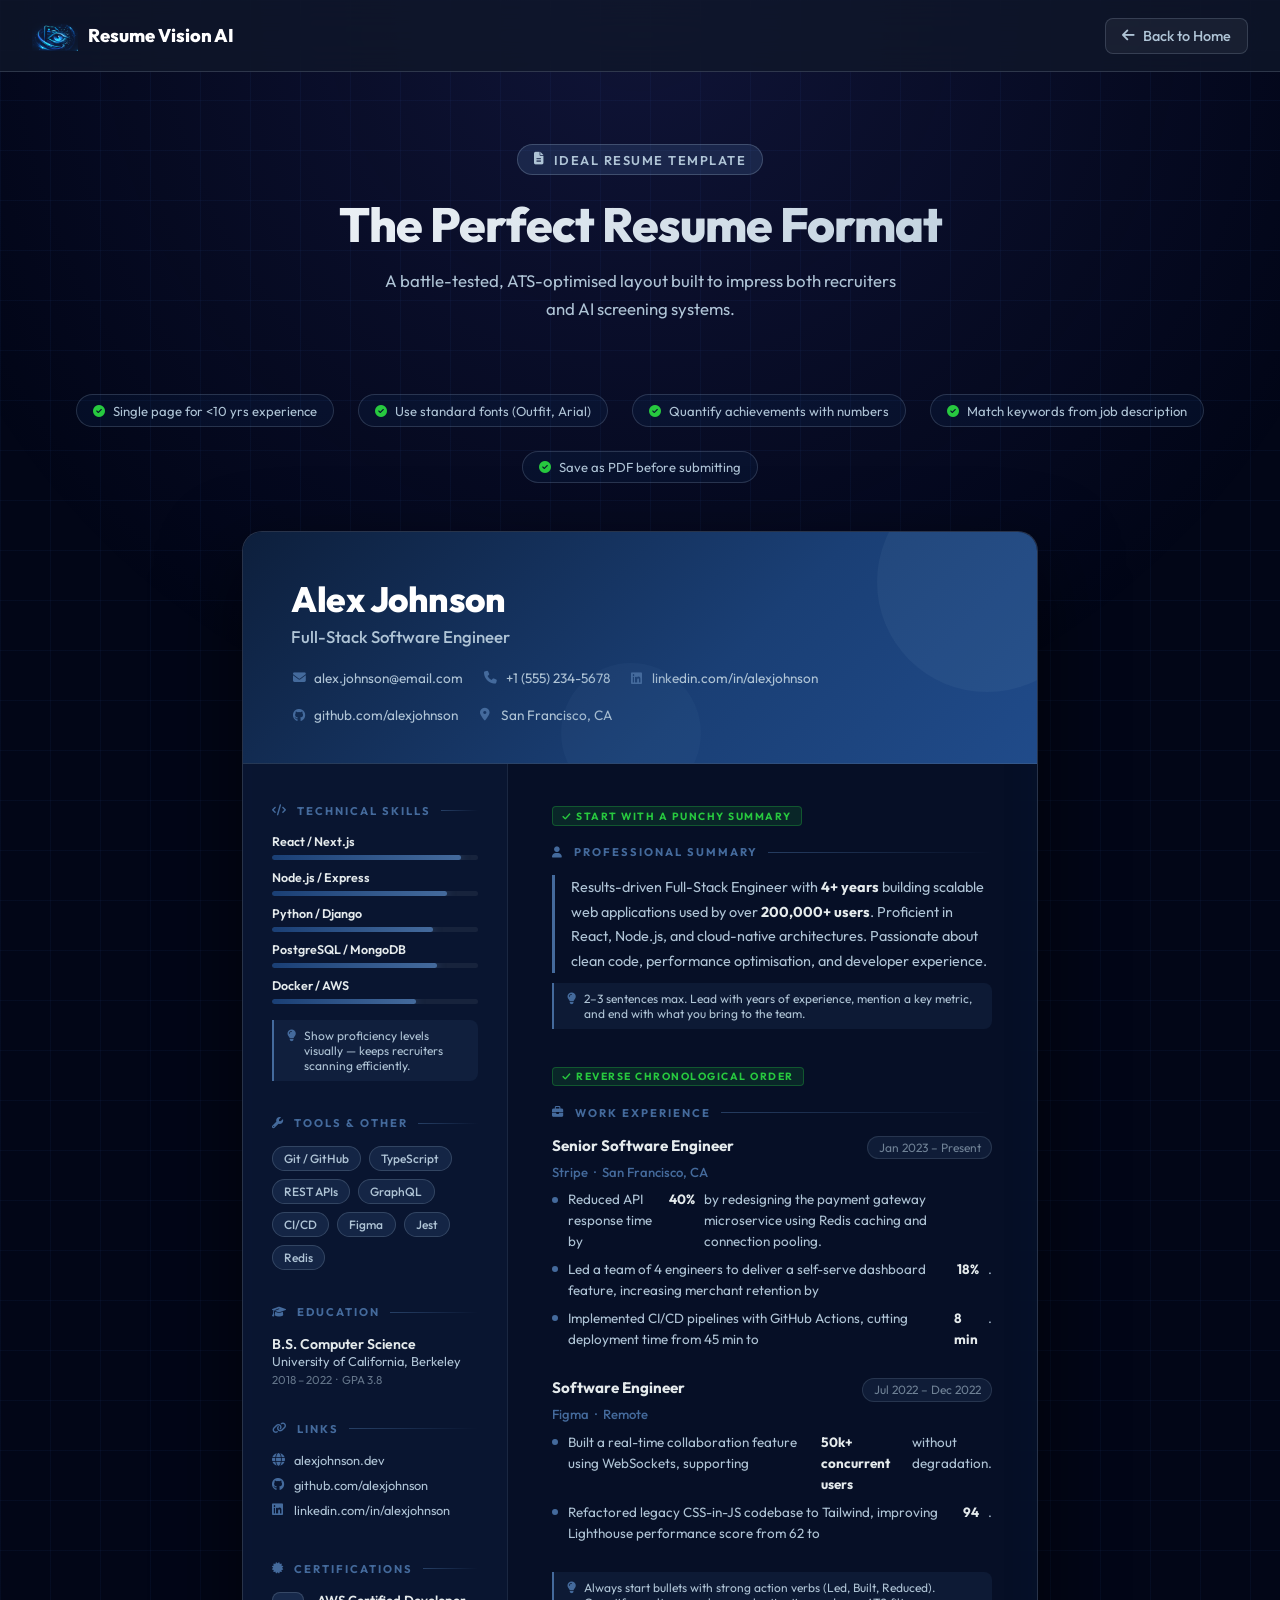
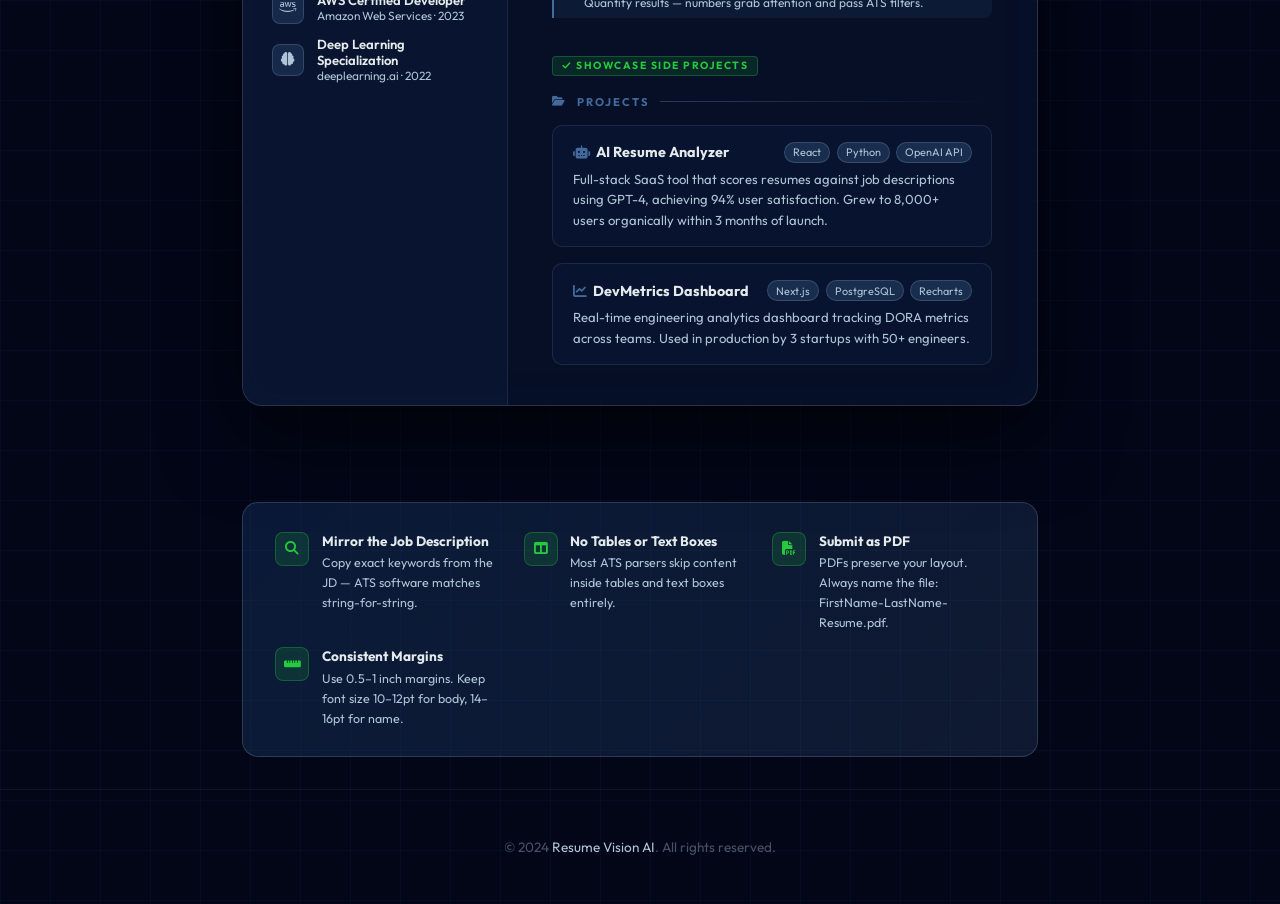
<file: Frontend/ideal-resume.html>
<!DOCTYPE html>
<html lang="en">
<head>
    <meta charset="UTF-8">
    <meta name="viewport" content="width=device-width, initial-scale=1.0">
    <title>Ideal Resume Format | Resume Vision AI</title>
    <link href="https://fonts.googleapis.com/css2?family=Outfit:wght@300;400;500;600;700;800&display=swap" rel="stylesheet">
    <link rel="stylesheet" href="https://cdnjs.cloudflare.com/ajax/libs/font-awesome/6.4.0/css/all.min.css">
    <style>
        :root {
            --bg-main: #020617;
            --accent-primary: #1A3F75;
            --accent-secondary: #446A9C;
            --ui-soft: #AFC4D6;
            --text-light: #E4EAEC;
            --glass-bg: rgba(26, 63, 117, 0.15);
            --glass-border: rgba(175, 196, 214, 0.2);
            --font-main: 'Outfit', sans-serif;
        }

        * { margin: 0; padding: 0; box-sizing: border-box; }

        body {
            font-family: var(--font-main);
            background-color: var(--bg-main);
            color: var(--text-light);
            overflow-x: hidden;
            background-image:
                linear-gradient(rgba(59, 130, 246, 0.05) 1px, transparent 1px),
                linear-gradient(90deg, rgba(59, 130, 246, 0.05) 1px, transparent 1px);
            background-size: 50px 50px;
        }

        body::before {
            content: '';
            position: fixed;
            top: 0; left: 0;
            width: 100%; height: 100%;
            background: radial-gradient(circle at 50% 0%, rgba(99, 102, 241, 0.15) 0%, transparent 70%);
            pointer-events: none;
            z-index: -1;
        }

        /* ── Nav ── */
        .page-nav {
            padding: 1.1rem 2rem;
            background: rgba(15, 23, 42, 0.8);
            backdrop-filter: blur(20px);
            -webkit-backdrop-filter: blur(20px);
            border-bottom: 1px solid var(--glass-border);
            position: sticky;
            top: 0;
            z-index: 100;
            display: flex;
            justify-content: space-between;
            align-items: center;
            max-width: 100%;
        }

        .page-nav .logo {
            text-decoration: none;
            color: white;
            font-weight: 800;
            display: flex;
            align-items: center;
            gap: 10px;
            font-size: 1.15rem;
        }

        .page-nav .logo img { height: 30px; mix-blend-mode: screen; }

        .back-btn {
            text-decoration: none;
            color: var(--ui-soft);
            font-size: 0.9rem;
            font-weight: 500;
            padding: 8px 16px;
            border-radius: 8px;
            background: rgba(255,255,255,0.05);
            border: 1px solid var(--glass-border);
            transition: all 0.3s ease;
            display: flex;
            align-items: center;
            gap: 0.5rem;
        }

        .back-btn:hover { color: white; background: rgba(255,255,255,0.1); }

        /* ── Page Header ── */
        .page-header {
            text-align: center;
            padding: 4.5rem 2rem 2.5rem;
        }

        .page-header .tag {
            display: inline-flex;
            align-items: center;
            gap: 0.5rem;
            background: rgba(68, 106, 156, 0.25);
            border: 1px solid rgba(175, 196, 214, 0.25);
            color: var(--ui-soft);
            font-size: 0.8rem;
            font-weight: 600;
            text-transform: uppercase;
            letter-spacing: 1.5px;
            padding: 0.4rem 1rem;
            border-radius: 30px;
            margin-bottom: 1.2rem;
        }

        .page-header h1 {
            font-size: 3rem;
            font-weight: 800;
            background: linear-gradient(135deg, #ffffff, var(--ui-soft));
            background-clip: text;
            -webkit-background-clip: text;
            -webkit-text-fill-color: transparent;
            letter-spacing: -1px;
            margin-bottom: 0.8rem;
        }

        .page-header p {
            color: var(--ui-soft);
            font-size: 1.05rem;
            max-width: 540px;
            margin: 0 auto 2rem;
            line-height: 1.65;
        }

        /* ── Tips Bar ── */
        .tips-bar {
            display: flex;
            justify-content: center;
            gap: 1.5rem;
            flex-wrap: wrap;
            padding: 0 2rem 3rem;
        }

        .tip-pill {
            display: flex;
            align-items: center;
            gap: 0.5rem;
            background: var(--glass-bg);
            border: 1px solid var(--glass-border);
            border-radius: 30px;
            padding: 0.45rem 1rem;
            font-size: 0.82rem;
            color: var(--ui-soft);
        }

        .tip-pill i { color: #27c93f; font-size: 0.75rem; }

        /* ── Resume Wrapper ── */
        .resume-wrapper {
            max-width: 860px;
            margin: 0 auto;
            padding: 0 2rem 6rem;
        }

        /* ── Resume Card ── */
        .resume-card {
            background: rgba(8, 18, 42, 0.85);
            border: 1px solid rgba(175, 196, 214, 0.2);
            border-radius: 20px;
            overflow: hidden;
            box-shadow: 0 30px 80px rgba(0,0,0,0.6), inset 0 0 40px rgba(26,63,117,0.08);
            backdrop-filter: blur(20px);
            -webkit-backdrop-filter: blur(20px);
        }

        /* ── Resume Header ── */
        .resume-head {
            background: linear-gradient(135deg, #0d1f3c 0%, #1a3f75 60%, #204b8a 100%);
            padding: 2.8rem 3rem 2.4rem;
            border-bottom: 1px solid rgba(175, 196, 214, 0.15);
            position: relative;
            overflow: hidden;
        }

        .resume-head::after {
            content: '';
            position: absolute;
            top: -60px; right: -60px;
            width: 220px; height: 220px;
            border-radius: 50%;
            background: rgba(175, 196, 214, 0.06);
            pointer-events: none;
        }

        .resume-head::before {
            content: '';
            position: absolute;
            bottom: -40px; left: 40%;
            width: 140px; height: 140px;
            border-radius: 50%;
            background: rgba(68, 106, 156, 0.1);
            pointer-events: none;
        }

        .resume-name {
            font-size: 2.2rem;
            font-weight: 800;
            color: #ffffff;
            letter-spacing: -0.5px;
            margin-bottom: 0.3rem;
        }

        .resume-title {
            font-size: 1.05rem;
            color: var(--ui-soft);
            font-weight: 500;
            margin-bottom: 1.4rem;
        }

        .resume-contact {
            display: flex;
            flex-wrap: wrap;
            gap: 1.2rem;
        }

        .contact-item {
            display: flex;
            align-items: center;
            gap: 0.45rem;
            font-size: 0.85rem;
            color: var(--ui-soft);
        }

        .contact-item i {
            color: var(--accent-secondary);
            font-size: 0.8rem;
            width: 16px;
            text-align: center;
        }

        .contact-item a {
            color: var(--ui-soft);
            text-decoration: none;
        }

        .contact-item a:hover { color: #fff; }

        /* ── Resume Body ── */
        .resume-body {
            display: grid;
            grid-template-columns: 1fr 2fr;
        }

        /* ── Sidebar ── */
        .resume-sidebar {
            background: rgba(13, 26, 55, 0.6);
            border-right: 1px solid rgba(175, 196, 214, 0.1);
            padding: 2.5rem 1.8rem;
            display: flex;
            flex-direction: column;
            gap: 2.2rem;
        }

        /* ── Main Content ── */
        .resume-main {
            padding: 2.5rem 2.8rem;
            display: flex;
            flex-direction: column;
            gap: 2.2rem;
        }

        /* ── Section ── */
        .r-section {}

        .r-section-title {
            font-size: 0.7rem;
            font-weight: 700;
            text-transform: uppercase;
            letter-spacing: 2px;
            color: var(--accent-secondary);
            margin-bottom: 1rem;
            display: flex;
            align-items: center;
            gap: 0.6rem;
        }

        .r-section-title::after {
            content: '';
            flex: 1;
            height: 1px;
            background: linear-gradient(to right, rgba(68,106,156,0.5), transparent);
        }

        /* ── Skills ── */
        .skill-group { margin-bottom: 1rem; }

        .skill-label {
            font-size: 0.78rem;
            font-weight: 600;
            color: var(--text-light);
            margin-bottom: 0.4rem;
        }

        .skill-bar {
            height: 5px;
            background: rgba(255,255,255,0.06);
            border-radius: 10px;
            overflow: hidden;
            margin-bottom: 0.6rem;
        }

        .skill-fill {
            height: 100%;
            border-radius: 10px;
            background: linear-gradient(to right, var(--accent-primary), var(--accent-secondary));
            box-shadow: 0 0 8px rgba(68,106,156,0.6);
        }

        /* ── Tags ── */
        .tag-list {
            display: flex;
            flex-wrap: wrap;
            gap: 0.5rem;
        }

        .tag {
            background: rgba(68, 106, 156, 0.2);
            border: 1px solid rgba(175, 196, 214, 0.2);
            color: var(--ui-soft);
            font-size: 0.75rem;
            font-weight: 500;
            padding: 0.25rem 0.7rem;
            border-radius: 20px;
        }

        /* ── Education ── */
        .edu-item { margin-bottom: 1rem; }
        .edu-item:last-child { margin-bottom: 0; }

        .edu-degree {
            font-size: 0.88rem;
            font-weight: 600;
            color: var(--text-light);
        }

        .edu-school {
            font-size: 0.8rem;
            color: var(--ui-soft);
        }

        .edu-year {
            font-size: 0.72rem;
            color: rgba(175,196,214,0.55);
            margin-top: 0.15rem;
        }

        /* ── Side Links ── */
        .side-link {
            display: flex;
            align-items: center;
            gap: 0.5rem;
            font-size: 0.8rem;
            color: var(--ui-soft);
            text-decoration: none;
            margin-bottom: 0.55rem;
            transition: color 0.2s;
        }

        .side-link i { color: var(--accent-secondary); width: 14px; }
        .side-link:hover { color: #fff; }

        /* ── Summary ── */
        .summary-text {
            font-size: 0.9rem;
            color: var(--ui-soft);
            line-height: 1.7;
            border-left: 3px solid var(--accent-secondary);
            padding-left: 1rem;
        }

        /* ── Experience ── */
        .exp-item { margin-bottom: 1.8rem; }
        .exp-item:last-child { margin-bottom: 0; }

        .exp-top {
            display: flex;
            justify-content: space-between;
            align-items: flex-start;
            gap: 0.5rem;
            margin-bottom: 0.3rem;
            flex-wrap: wrap;
        }

        .exp-role {
            font-size: 0.95rem;
            font-weight: 700;
            color: var(--text-light);
        }

        .exp-date {
            font-size: 0.75rem;
            color: rgba(175,196,214,0.6);
            white-space: nowrap;
            background: rgba(68,106,156,0.15);
            padding: 0.2rem 0.65rem;
            border-radius: 20px;
            border: 1px solid rgba(175,196,214,0.15);
        }

        .exp-company {
            font-size: 0.82rem;
            color: var(--accent-secondary);
            font-weight: 500;
            margin-bottom: 0.6rem;
        }

        .exp-bullets {
            list-style: none;
            display: flex;
            flex-direction: column;
            gap: 0.45rem;
        }

        .exp-bullets li {
            font-size: 0.84rem;
            color: var(--ui-soft);
            line-height: 1.55;
            display: flex;
            gap: 0.6rem;
        }

        .exp-bullets li::before {
            content: '';
            width: 6px;
            height: 6px;
            background: var(--accent-secondary);
            border-radius: 50%;
            margin-top: 0.45rem;
            flex-shrink: 0;
        }

        .exp-bullets li strong { color: var(--text-light); }

        /* ── Projects ── */
        .project-item {
            background: rgba(26, 63, 117, 0.12);
            border: 1px solid rgba(175, 196, 214, 0.12);
            border-radius: 10px;
            padding: 1rem 1.2rem;
            margin-bottom: 1rem;
        }

        .project-item:last-child { margin-bottom: 0; }

        .project-top {
            display: flex;
            justify-content: space-between;
            align-items: center;
            margin-bottom: 0.4rem;
            gap: 0.5rem;
            flex-wrap: wrap;
        }

        .project-name {
            font-size: 0.9rem;
            font-weight: 700;
            color: var(--text-light);
        }

        .project-stack {
            display: flex;
            gap: 0.4rem;
            flex-wrap: wrap;
        }

        .stack-tag {
            background: rgba(68, 106, 156, 0.3);
            border: 1px solid rgba(175, 196, 214, 0.2);
            color: var(--ui-soft);
            font-size: 0.68rem;
            padding: 0.15rem 0.5rem;
            border-radius: 12px;
        }

        .project-desc {
            font-size: 0.82rem;
            color: var(--ui-soft);
            line-height: 1.55;
        }

        /* ── Certification ── */
        .cert-item {
            display: flex;
            align-items: center;
            gap: 0.8rem;
            margin-bottom: 0.8rem;
        }

        .cert-icon {
            width: 32px; height: 32px;
            background: rgba(68,106,156,0.25);
            border: 1px solid rgba(175,196,214,0.2);
            border-radius: 8px;
            display: flex; align-items: center; justify-content: center;
            color: var(--ui-soft);
            font-size: 0.85rem;
            flex-shrink: 0;
        }

        .cert-name {
            font-size: 0.82rem;
            font-weight: 600;
            color: var(--text-light);
        }

        .cert-issuer {
            font-size: 0.74rem;
            color: var(--ui-soft);
        }

        /* ── ATS Tips Banner ── */
        .ats-banner {
            max-width: 860px;
            margin: 0 auto 2rem;
            padding: 0 2rem;
        }

        .ats-banner-inner {
            background: linear-gradient(135deg, rgba(26,63,117,0.35), rgba(68,106,156,0.2));
            border: 1px solid rgba(175, 196, 214, 0.2);
            border-radius: 16px;
            padding: 1.8rem 2rem;
            display: grid;
            grid-template-columns: repeat(auto-fit, minmax(200px, 1fr));
            gap: 1rem;
        }

        .ats-tip {
            display: flex;
            gap: 0.8rem;
            align-items: flex-start;
        }

        .ats-tip-icon {
            width: 34px; height: 34px;
            background: rgba(39,201,63,0.15);
            border: 1px solid rgba(39,201,63,0.3);
            border-radius: 8px;
            display: flex; align-items: center; justify-content: center;
            color: #27c93f;
            font-size: 0.85rem;
            flex-shrink: 0;
        }

        .ats-tip-text strong {
            display: block;
            font-size: 0.85rem;
            color: var(--text-light);
            margin-bottom: 0.1rem;
        }

        .ats-tip-text span {
            font-size: 0.78rem;
            color: var(--ui-soft);
        }

        /* ── Section labels ── */
        .section-label {
            display: inline-block;
            font-size: 0.65rem;
            font-weight: 700;
            text-transform: uppercase;
            letter-spacing: 1.5px;
            background: rgba(39,201,63,0.12);
            color: #27c93f;
            border: 1px solid rgba(39,201,63,0.3);
            padding: 0.15rem 0.55rem;
            border-radius: 4px;
            margin-bottom: 1.2rem;
        }

        /* ── Annotation Tooltip ── */
        .annotation {
            display: flex;
            align-items: flex-start;
            gap: 0.5rem;
            background: rgba(68,106,156,0.12);
            border-left: 2px solid var(--accent-secondary);
            border-radius: 0 8px 8px 0;
            padding: 0.5rem 0.8rem;
            margin-top: 0.6rem;
            font-size: 0.75rem;
            color: var(--ui-soft);
        }

        .annotation i { color: var(--accent-secondary); margin-top: 2px; flex-shrink: 0; }

        /* ── Footer ── */
        footer {
            text-align: center;
            padding: 3rem 1rem;
            border-top: 1px solid rgba(175, 196, 214, 0.08);
        }

        footer p { color: rgba(175,196,214,0.4); font-size: 0.85rem; }
        footer a { color: var(--ui-soft); text-decoration: none; }
        footer a:hover { color: white; }

        /* ── Responsive ── */
        @media (max-width: 680px) {
            .resume-body { grid-template-columns: 1fr; }
            .resume-sidebar { border-right: none; border-bottom: 1px solid rgba(175,196,214,0.1); }
            .page-header h1 { font-size: 2rem; }
            .resume-name { font-size: 1.6rem; }
            .resume-main { padding: 2rem 1.5rem; }
            .resume-sidebar { padding: 2rem 1.5rem; }
            .resume-head { padding: 2rem 1.5rem; }
        }
    </style>
</head>
<body>

    <!-- Nav -->
    <nav class="page-nav">
        <a href="index.html" class="logo">
            <img src="assets/logo.png" alt="Logo">
            Resume Vision AI
        </a>
        <a href="index.html" class="back-btn">
            <i class="fa-solid fa-arrow-left"></i> Back to Home
        </a>
    </nav>

    <!-- Header -->
    <header class="page-header">
        <div class="tag"><i class="fa-solid fa-file-lines"></i> Ideal Resume Template</div>
        <h1>The Perfect Resume Format</h1>
        <p>A battle-tested, ATS-optimised layout built to impress both recruiters and AI screening systems.</p>
    </header>

    <!-- Quick Tips Bar -->
    <div class="tips-bar">
        <div class="tip-pill"><i class="fa-solid fa-circle-check"></i> Single page for &lt;10 yrs experience</div>
        <div class="tip-pill"><i class="fa-solid fa-circle-check"></i> Use standard fonts (Outfit, Arial)</div>
        <div class="tip-pill"><i class="fa-solid fa-circle-check"></i> Quantify achievements with numbers</div>
        <div class="tip-pill"><i class="fa-solid fa-circle-check"></i> Match keywords from job description</div>
        <div class="tip-pill"><i class="fa-solid fa-circle-check"></i> Save as PDF before submitting</div>
    </div>

    <!-- Resume Template -->
    <div class="resume-wrapper">
        <div class="resume-card">

            <!-- Resume Header -->
            <div class="resume-head">
                <div class="resume-name">Alex Johnson</div>
                <div class="resume-title">Full-Stack Software Engineer</div>
                <div class="resume-contact">
                    <div class="contact-item">
                        <i class="fa-solid fa-envelope"></i>
                        <a href="#">alex.johnson@email.com</a>
                    </div>
                    <div class="contact-item">
                        <i class="fa-solid fa-phone"></i>
                        +1 (555) 234-5678
                    </div>
                    <div class="contact-item">
                        <i class="fa-brands fa-linkedin"></i>
                        <a href="#">linkedin.com/in/alexjohnson</a>
                    </div>
                    <div class="contact-item">
                        <i class="fa-brands fa-github"></i>
                        <a href="#">github.com/alexjohnson</a>
                    </div>
                    <div class="contact-item">
                        <i class="fa-solid fa-location-dot"></i>
                        San Francisco, CA
                    </div>
                </div>
            </div>

            <!-- Resume Body -->
            <div class="resume-body">

                <!-- Sidebar -->
                <aside class="resume-sidebar">

                    <!-- Skills -->
                    <div class="r-section">
                        <div class="r-section-title"><i class="fa-solid fa-code"></i> Technical Skills</div>

                        <div class="skill-group">
                            <div class="skill-label">React / Next.js</div>
                            <div class="skill-bar"><div class="skill-fill" style="width:92%"></div></div>
                            <div class="skill-label">Node.js / Express</div>
                            <div class="skill-bar"><div class="skill-fill" style="width:85%"></div></div>
                            <div class="skill-label">Python / Django</div>
                            <div class="skill-bar"><div class="skill-fill" style="width:78%"></div></div>
                            <div class="skill-label">PostgreSQL / MongoDB</div>
                            <div class="skill-bar"><div class="skill-fill" style="width:80%"></div></div>
                            <div class="skill-label">Docker / AWS</div>
                            <div class="skill-bar"><div class="skill-fill" style="width:70%"></div></div>
                        </div>

                        <div class="annotation">
                            <i class="fa-solid fa-lightbulb"></i>
                            Show proficiency levels visually — keeps recruiters scanning efficiently.
                        </div>
                    </div>

                    <!-- Tools -->
                    <div class="r-section">
                        <div class="r-section-title"><i class="fa-solid fa-wrench"></i> Tools & Other</div>
                        <div class="tag-list">
                            <span class="tag">Git / GitHub</span>
                            <span class="tag">TypeScript</span>
                            <span class="tag">REST APIs</span>
                            <span class="tag">GraphQL</span>
                            <span class="tag">CI/CD</span>
                            <span class="tag">Figma</span>
                            <span class="tag">Jest</span>
                            <span class="tag">Redis</span>
                        </div>
                    </div>

                    <!-- Education -->
                    <div class="r-section">
                        <div class="r-section-title"><i class="fa-solid fa-graduation-cap"></i> Education</div>
                        <div class="edu-item">
                            <div class="edu-degree">B.S. Computer Science</div>
                            <div class="edu-school">University of California, Berkeley</div>
                            <div class="edu-year">2018 – 2022 &nbsp;·&nbsp; GPA 3.8</div>
                        </div>
                    </div>

                    <!-- Links -->
                    <div class="r-section">
                        <div class="r-section-title"><i class="fa-solid fa-link"></i> Links</div>
                        <a href="#" class="side-link"><i class="fa-solid fa-globe"></i> alexjohnson.dev</a>
                        <a href="#" class="side-link"><i class="fa-brands fa-github"></i> github.com/alexjohnson</a>
                        <a href="#" class="side-link"><i class="fa-brands fa-linkedin"></i> linkedin.com/in/alexjohnson</a>
                    </div>

                    <!-- Certifications -->
                    <div class="r-section">
                        <div class="r-section-title"><i class="fa-solid fa-certificate"></i> Certifications</div>
                        <div class="cert-item">
                            <div class="cert-icon"><i class="fa-brands fa-aws"></i></div>
                            <div>
                                <div class="cert-name">AWS Certified Developer</div>
                                <div class="cert-issuer">Amazon Web Services · 2023</div>
                            </div>
                        </div>
                        <div class="cert-item">
                            <div class="cert-icon"><i class="fa-solid fa-brain"></i></div>
                            <div>
                                <div class="cert-name">Deep Learning Specialization</div>
                                <div class="cert-issuer">deeplearning.ai · 2022</div>
                            </div>
                        </div>
                    </div>

                </aside>

                <!-- Main Content -->
                <main class="resume-main">

                    <!-- Summary -->
                    <div class="r-section">
                        <div class="section-label">✓ Start with a punchy summary</div>
                        <div class="r-section-title"><i class="fa-solid fa-user"></i> Professional Summary</div>
                        <p class="summary-text">
                            Results-driven Full-Stack Engineer with <strong style="color:var(--text-light)">4+ years</strong> building scalable web applications used by over <strong style="color:var(--text-light)">200,000+ users</strong>. Proficient in React, Node.js, and cloud-native architectures. Passionate about clean code, performance optimisation, and developer experience.
                        </p>
                        <div class="annotation">
                            <i class="fa-solid fa-lightbulb"></i>
                            2–3 sentences max. Lead with years of experience, mention a key metric, and end with what you bring to the team.
                        </div>
                    </div>

                    <!-- Experience -->
                    <div class="r-section">
                        <div class="section-label">✓ Reverse chronological order</div>
                        <div class="r-section-title"><i class="fa-solid fa-briefcase"></i> Work Experience</div>

                        <div class="exp-item">
                            <div class="exp-top">
                                <div class="exp-role">Senior Software Engineer</div>
                                <div class="exp-date">Jan 2023 – Present</div>
                            </div>
                            <div class="exp-company">Stripe &nbsp;·&nbsp; San Francisco, CA</div>
                            <ul class="exp-bullets">
                                <li>Reduced API response time by <strong>40%</strong> by redesigning the payment gateway microservice using Redis caching and connection pooling.</li>
                                <li>Led a team of 4 engineers to deliver a self-serve dashboard feature, increasing merchant retention by <strong>18%</strong>.</li>
                                <li>Implemented CI/CD pipelines with GitHub Actions, cutting deployment time from 45 min to <strong>8 min</strong>.</li>
                            </ul>
                        </div>

                        <div class="exp-item">
                            <div class="exp-top">
                                <div class="exp-role">Software Engineer</div>
                                <div class="exp-date">Jul 2022 – Dec 2022</div>
                            </div>
                            <div class="exp-company">Figma &nbsp;·&nbsp; Remote</div>
                            <ul class="exp-bullets">
                                <li>Built a real-time collaboration feature using WebSockets, supporting <strong>50k+ concurrent users</strong> without degradation.</li>
                                <li>Refactored legacy CSS-in-JS codebase to Tailwind, improving Lighthouse performance score from 62 to <strong>94</strong>.</li>
                            </ul>
                        </div>

                        <div class="annotation">
                            <i class="fa-solid fa-lightbulb"></i>
                            Always start bullets with strong action verbs (Led, Built, Reduced). Quantify results — numbers grab attention and pass ATS filters.
                        </div>
                    </div>

                    <!-- Projects -->
                    <div class="r-section">
                        <div class="section-label">✓ Showcase side projects</div>
                        <div class="r-section-title"><i class="fa-solid fa-folder-open"></i> Projects</div>

                        <div class="project-item">
                            <div class="project-top">
                                <div class="project-name"><i class="fa-solid fa-robot" style="color:var(--accent-secondary);margin-right:6px;font-size:0.85rem"></i>AI Resume Analyzer</div>
                                <div class="project-stack">
                                    <span class="stack-tag">React</span>
                                    <span class="stack-tag">Python</span>
                                    <span class="stack-tag">OpenAI API</span>
                                </div>
                            </div>
                            <div class="project-desc">Full-stack SaaS tool that scores resumes against job descriptions using GPT-4, achieving 94% user satisfaction. Grew to 8,000+ users organically within 3 months of launch.</div>
                        </div>

                        <div class="project-item">
                            <div class="project-top">
                                <div class="project-name"><i class="fa-solid fa-chart-line" style="color:var(--accent-secondary);margin-right:6px;font-size:0.85rem"></i>DevMetrics Dashboard</div>
                                <div class="project-stack">
                                    <span class="stack-tag">Next.js</span>
                                    <span class="stack-tag">PostgreSQL</span>
                                    <span class="stack-tag">Recharts</span>
                                </div>
                            </div>
                            <div class="project-desc">Real-time engineering analytics dashboard tracking DORA metrics across teams. Used in production by 3 startups with 50+ engineers.</div>
                        </div>
                    </div>

                </main>
            </div>
        </div>
    </div>

    <!-- ATS Pro Tips -->
    <div class="ats-banner">
        <div class="ats-banner-inner">
            <div class="ats-tip">
                <div class="ats-tip-icon"><i class="fa-solid fa-magnifying-glass"></i></div>
                <div class="ats-tip-text">
                    <strong>Mirror the Job Description</strong>
                    <span>Copy exact keywords from the JD — ATS software matches string-for-string.</span>
                </div>
            </div>
            <div class="ats-tip">
                <div class="ats-tip-icon"><i class="fa-solid fa-table-columns"></i></div>
                <div class="ats-tip-text">
                    <strong>No Tables or Text Boxes</strong>
                    <span>Most ATS parsers skip content inside tables and text boxes entirely.</span>
                </div>
            </div>
            <div class="ats-tip">
                <div class="ats-tip-icon"><i class="fa-solid fa-file-pdf"></i></div>
                <div class="ats-tip-text">
                    <strong>Submit as PDF</strong>
                    <span>PDFs preserve your layout. Always name the file: FirstName-LastName-Resume.pdf.</span>
                </div>
            </div>
            <div class="ats-tip">
                <div class="ats-tip-icon"><i class="fa-solid fa-ruler-horizontal"></i></div>
                <div class="ats-tip-text">
                    <strong>Consistent Margins</strong>
                    <span>Use 0.5–1 inch margins. Keep font size 10–12pt for body, 14–16pt for name.</span>
                </div>
            </div>
        </div>
    </div>

    <footer>
        <p>&copy; 2024 <a href="index.html">Resume Vision AI</a>. All rights reserved.</p>
    </footer>

</body>
</html>
</file>
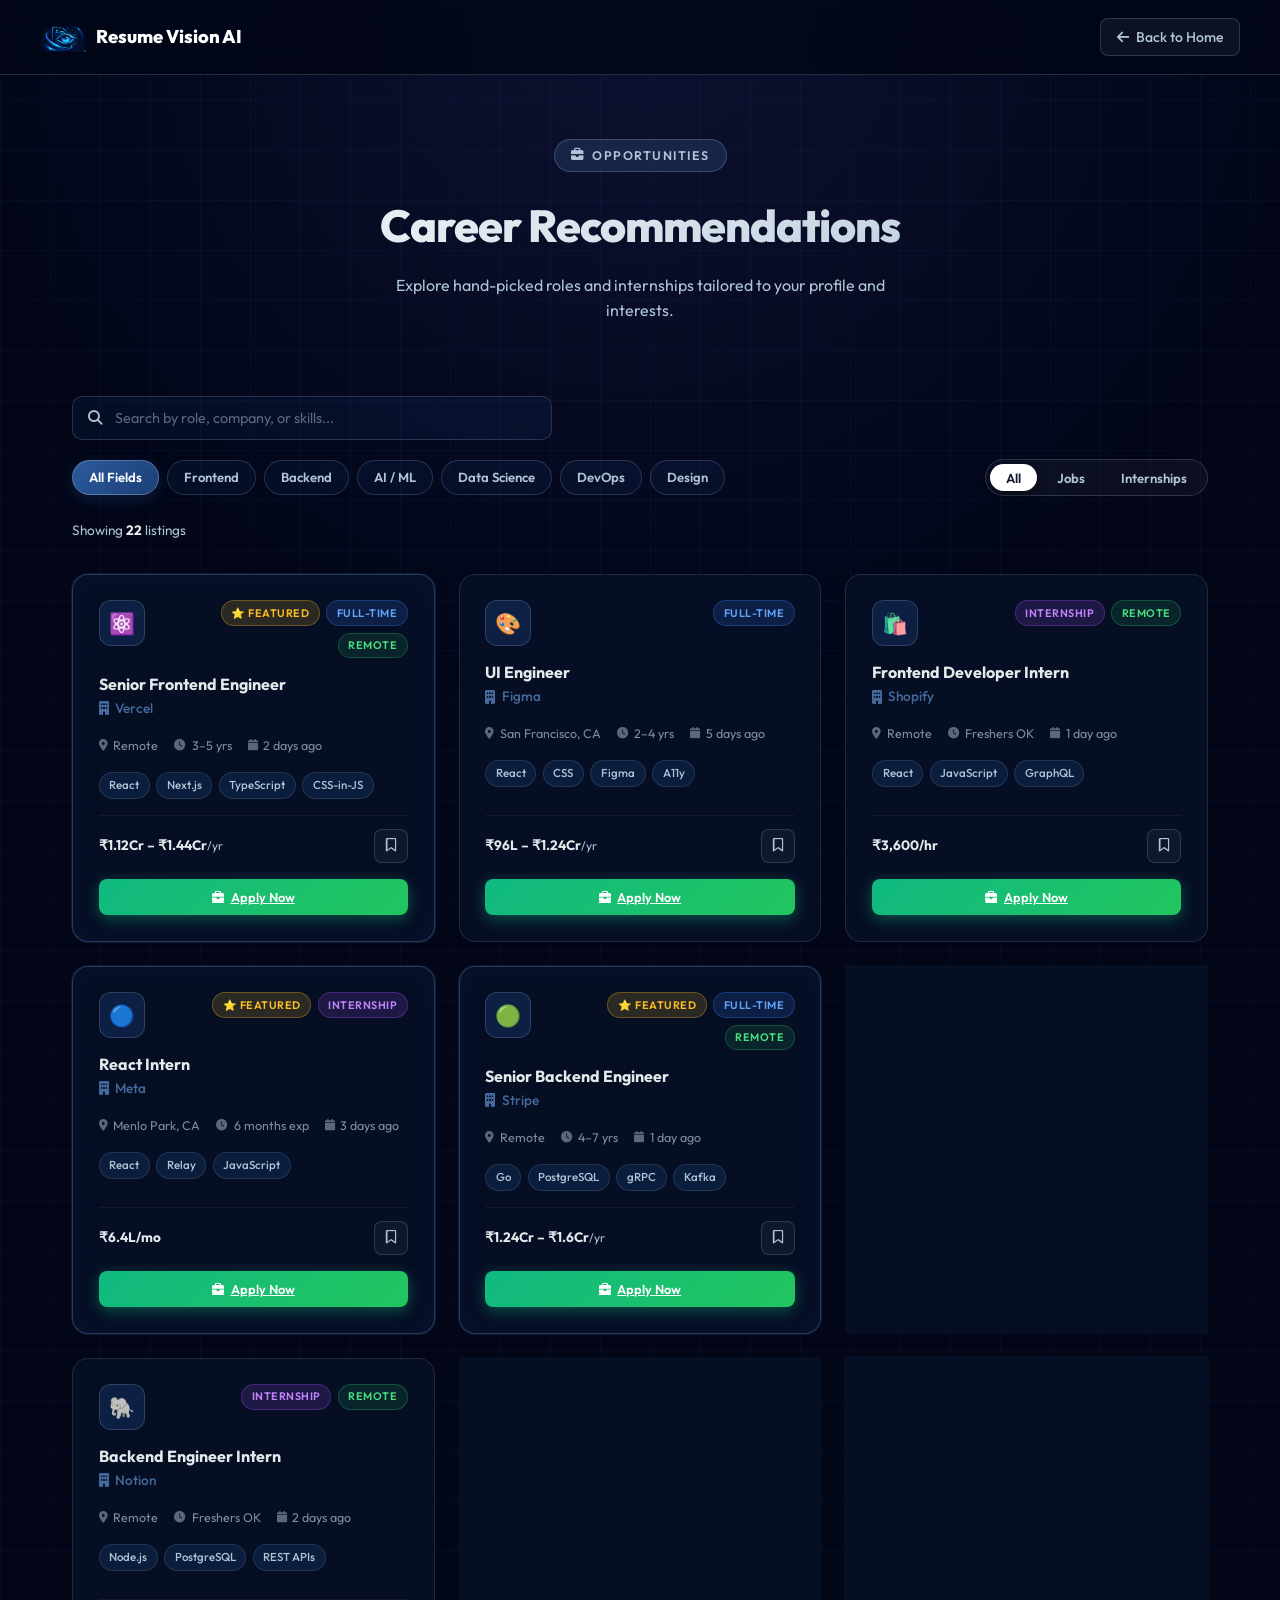
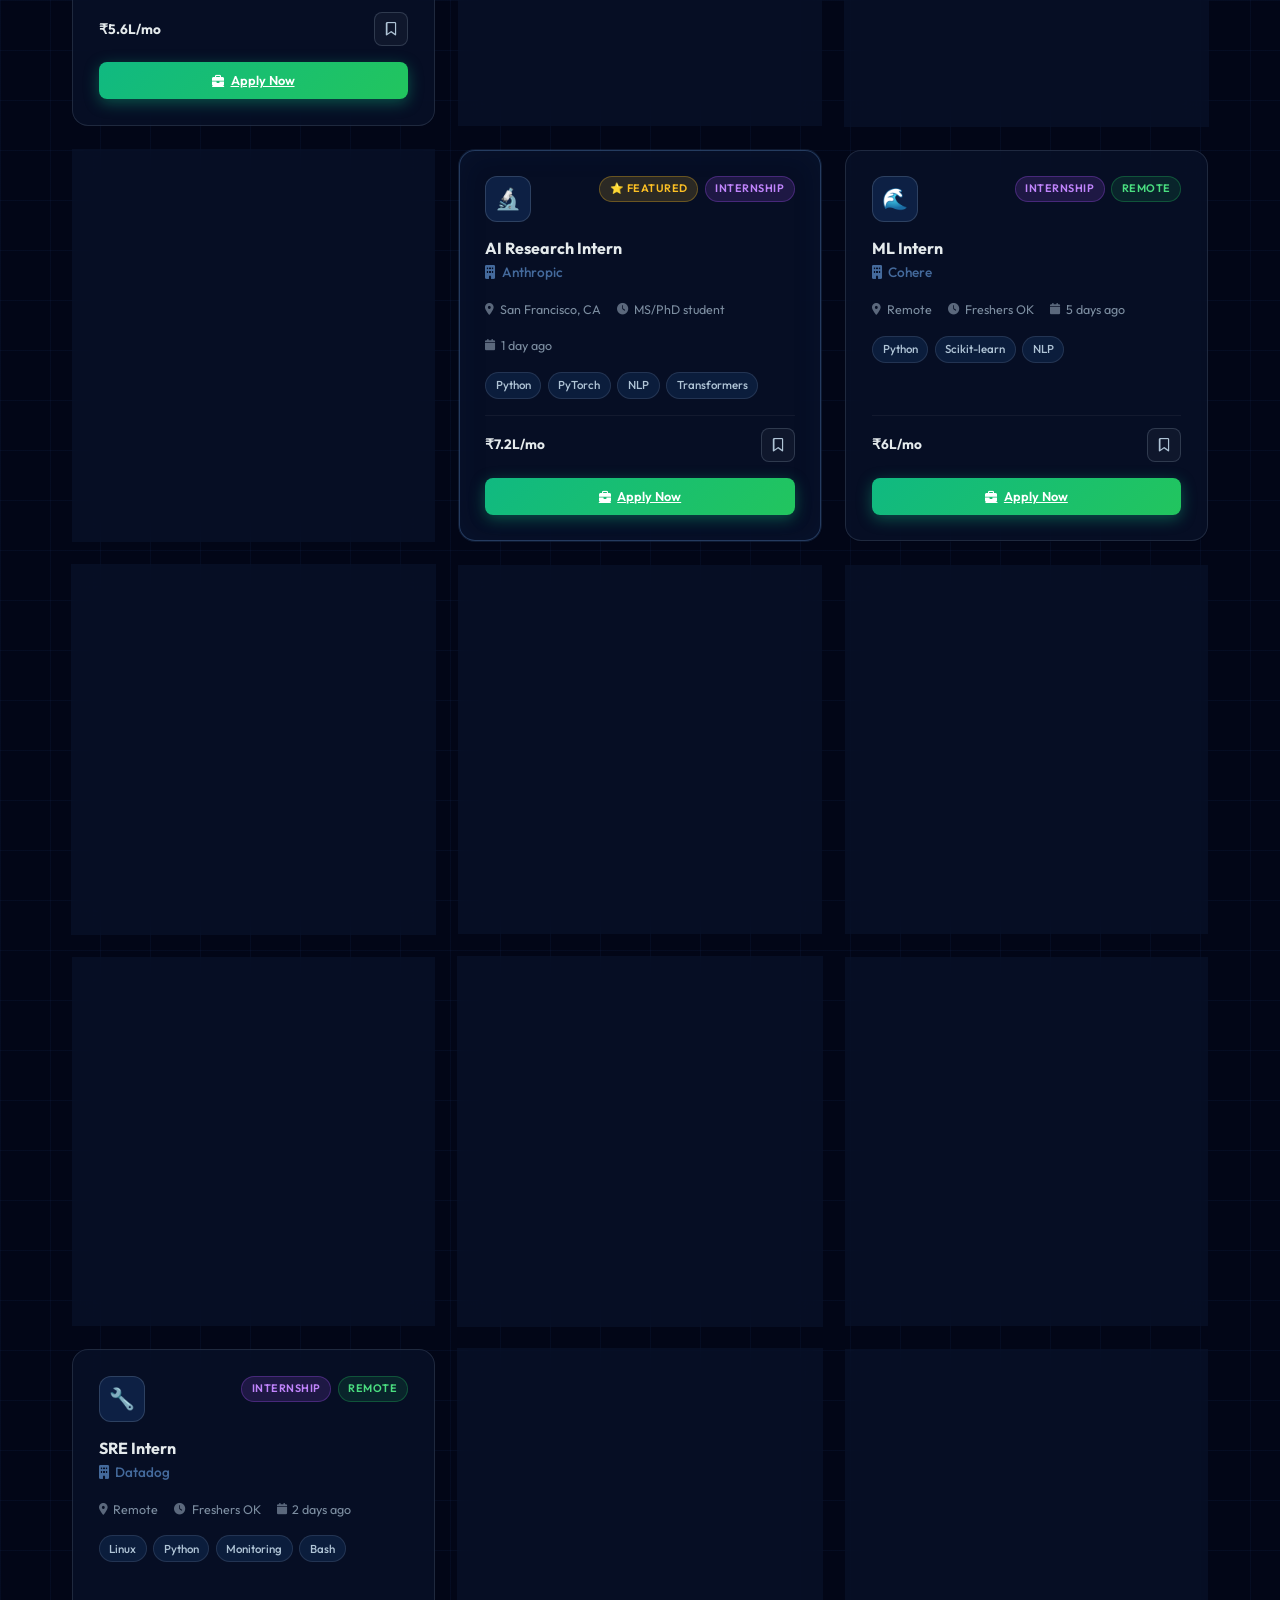
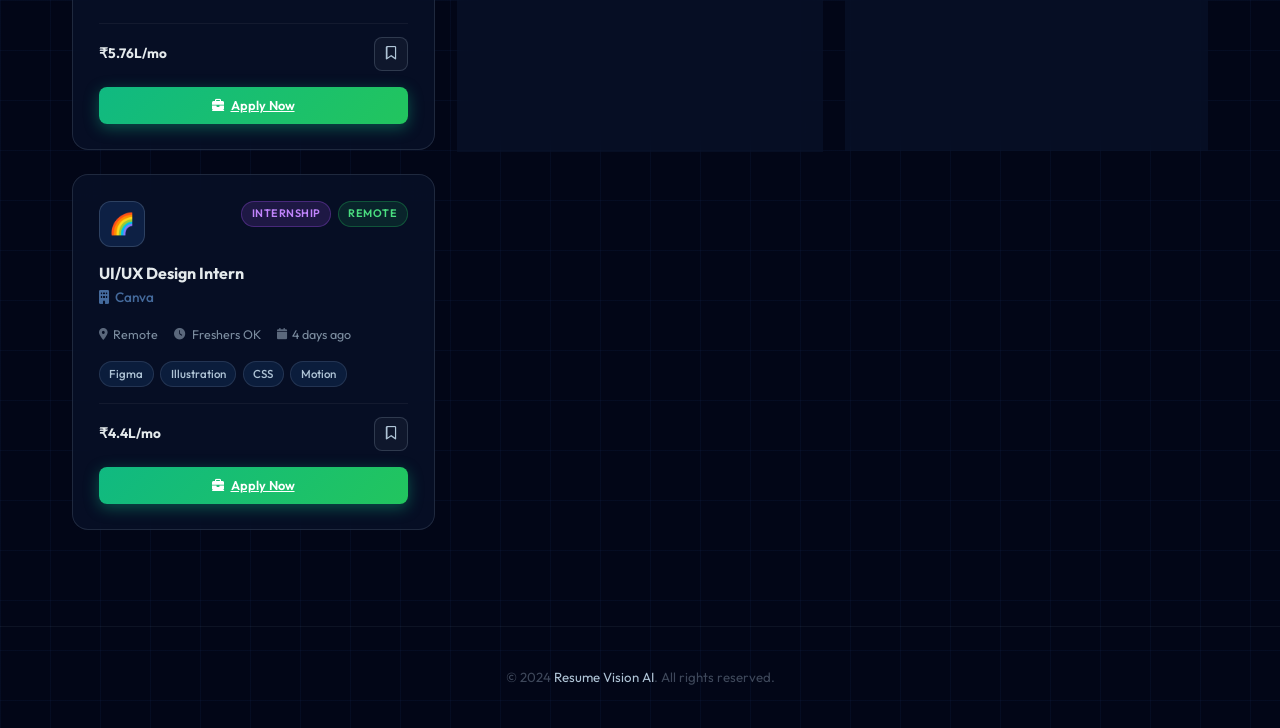
<file: Frontend/jobs.html>
<!DOCTYPE html>
<html lang="en">
<head>
    <meta charset="UTF-8">
    <meta name="viewport" content="width=device-width, initial-scale=1.0">
    <title>Job & Internship Recommendations | Resume Vision AI</title>
    <link href="https://fonts.googleapis.com/css2?family=Outfit:wght@300;400;500;600;700;800&display=swap" rel="stylesheet">
    <link rel="stylesheet" href="https://cdnjs.cloudflare.com/ajax/libs/font-awesome/6.4.0/css/all.min.css">
    <link rel="stylesheet" href="jobs.css">
</head>
<body>
    <nav class="page-nav">
        <a href="index.html" class="nav-logo">
            <img src="assets/logo.png" alt="Logo">
            Resume Vision AI
        </a>
        <a href="index.html" class="back-btn">
            <i class="fa-solid fa-arrow-left"></i> Back to Home
        </a>
    </nav>

    <header class="page-header">
        <div class="header-badge">
            <i class="fa-solid fa-briefcase"></i> Opportunities
        </div>
        <h1>Career Recommendations</h1>
        <p>Explore hand-picked roles and internships tailored to your profile and interests.</p>
    </header>

    <div class="controls">
        <div class="search-bar">
            <i class="fa-solid fa-magnifying-glass"></i>
            <input type="text" id="job-search" placeholder="Search by role, company, or skills...">
        </div>

        <div class="filter-row">
            <div class="field-tabs">
                <div class="field-tab active" data-field="all">All Fields</div>
                <div class="field-tab" data-field="frontend">Frontend</div>
                <div class="field-tab" data-field="backend">Backend</div>
                <div class="field-tab" data-field="aiml">AI / ML</div>
                <div class="field-tab" data-field="data">Data Science</div>
                <div class="field-tab" data-field="devops">DevOps</div>
                <div class="field-tab" data-field="design">Design</div>
            </div>

            <div class="type-toggle">
                <button class="type-btn active" data-type="all">All</button>
                <button class="type-btn" data-type="job">Jobs</button>
                <button class="type-btn" data-type="internship">Internships</button>
            </div>
        </div>
    </div>

    <div class="stats-row">
        <span class="results-count" id="results-count">Showing <strong>0</strong> listings</span>
        <div class="active-filters" id="active-filters"></div>
    </div>

    <main class="jobs-grid" id="jobs-grid">
        <!-- Listings will be injected by JavaScript -->
    </main>

    <footer>
        <p>&copy; 2024 <a href="index.html">Resume Vision AI</a>. All rights reserved.</p>
    </footer>

    <script src="jobs.js"></script>
</body>
</html>
</file>
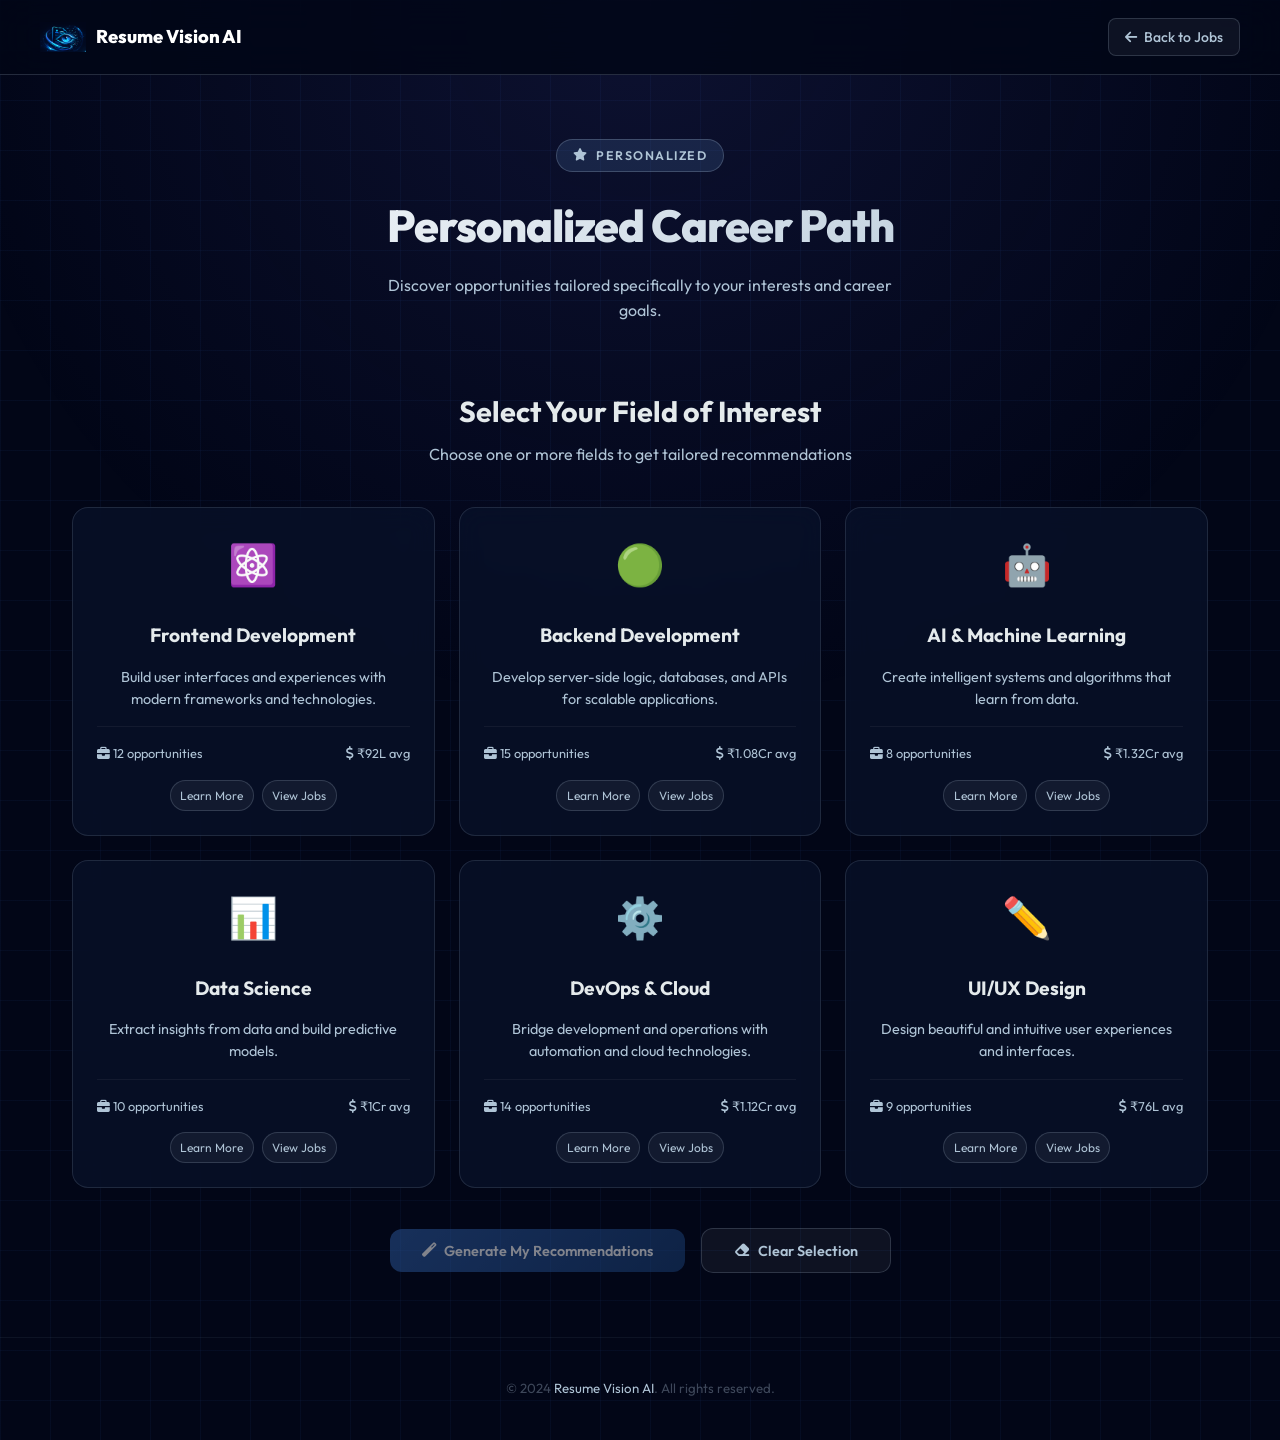
<file: Frontend/personalized-recommendations.html>
<!DOCTYPE html>
<html lang="en">
<head>
    <meta charset="UTF-8">
    <meta name="viewport" content="width=device-width, initial-scale=1.0">
    <title>Personalized Recommendations | Resume Vision AI</title>
    <link href="https://fonts.googleapis.com/css2?family=Outfit:wght@300;400;500;600;700;800&display=swap" rel="stylesheet">
    <link rel="stylesheet" href="https://cdnjs.cloudflare.com/ajax/libs/font-awesome/6.4.0/css/all.min.css">
    <link rel="stylesheet" href="personalized-recommendations.css">
</head>
<body>
    <nav class="page-nav">
        <a href="index.html" class="nav-logo">
            <img src="assets/logo.png" alt="Logo">
            Resume Vision AI
        </a>
        <a href="jobs.html" class="back-btn">
            <i class="fa-solid fa-arrow-left"></i> Back to Jobs
        </a>
    </nav>

    <header class="page-header">
        <div class="header-badge">
            <i class="fa-solid fa-star"></i> Personalized
        </div>
        <h1>Personalized Career Path</h1>
        <p>Discover opportunities tailored specifically to your interests and career goals.</p>
    </header>

    <div class="interest-selector">
        <div class="selector-header">
            <h2>Select Your Field of Interest</h2>
            <p>Choose one or more fields to get tailored recommendations</p>
        </div>
        
        <div class="interest-grid" id="interest-grid">
            <!-- Interest cards will be injected by JavaScript -->
        </div>

        <div class="selector-actions">
            <button class="btn-primary" id="generate-btn" disabled>
                <i class="fa-solid fa-magic"></i> Generate My Recommendations
            </button>
            <button class="btn-secondary" id="clear-btn">
                <i class="fa-solid fa-eraser"></i> Clear Selection
            </button>
        </div>
    </div>

    <div class="recommendations-section" id="recommendations-section" style="display: none;">
        <div class="section-header">
            <h2>Your Personalized Recommendations</h2>
            <div class="recommendation-stats" id="recommendation-stats">
                Showing <strong>0</strong> opportunities
            </div>
        </div>

        <div class="recommendation-controls">
            <div class="search-bar">
                <i class="fa-solid fa-magnifying-glass"></i>
                <input type="text" id="rec-search" placeholder="Search opportunities...">
            </div>

            <div class="filter-row">
                <div class="type-toggle">
                    <button class="type-btn active" data-type="all">All Types</button>
                    <button class="type-btn" data-type="job">Jobs</button>
                    <button class="type-btn" data-type="internship">Internships</button>
                </div>
                
                <div class="sort-options">
                    <label for="sort-select">Sort by:</label>
                    <select id="sort-select">
                        <option value="relevance">Relevance</option>
                        <option value="salary">Salary (High to Low)</option>
                        <option value="experience">Experience Level</option>
                        <option value="date">Date Posted</option>
                    </select>
                </div>
            </div>
        </div>

        <div class="recommendations-grid" id="recommendations-grid">
            <!-- Recommendations will be injected by JavaScript -->
        </div>

        <div class="recommendation-footer">
            <div class="insights">
                <h3>Personalized Insights</h3>
                <div class="insights-grid" id="insights-grid">
                    <!-- Insights will be injected by JavaScript -->
                </div>
            </div>
            
            <div class="actions">
                <button class="btn-primary" id="save-all-btn">
                    <i class="fa-solid fa-download"></i> Save All Recommendations
                </button>
                <button class="btn-secondary" id="export-btn">
                    <i class="fa-solid fa-file-export"></i> Export to PDF
                </button>
            </div>
        </div>
    </div>

    <div class="empty-state" id="empty-state" style="display: none;">
        <i class="fa-solid fa-robot"></i>
        <h3>Ready to Get Personalized Recommendations?</h3>
        <p>Select your field of interest above to see tailored opportunities just for you.</p>
    </div>

    <footer>
        <p>&copy; 2024 <a href="index.html">Resume Vision AI</a>. All rights reserved.</p>
    </footer>

    <!-- Job Details Modal -->
    <div id="job-modal" class="modal-overlay" style="display: none;">
        <div class="modal-content">
            <div class="modal-header">
                <div class="modal-company-info">
                    <div class="modal-company-logo" id="modal-logo"></div>
                    <div>
                        <h2 id="modal-role"></h2>
                        <p id="modal-company"></p>
                    </div>
                </div>
                <button class="modal-close" id="modal-close">
                    <i class="fa-solid fa-times"></i>
                </button>
            </div>
            
            <div class="modal-body">
                <div class="modal-details-grid">
                    <div class="modal-detail-card">
                        <h3>Job Details</h3>
                        <div class="detail-item">
                            <span class="detail-label">Type:</span>
                            <span class="detail-value" id="modal-type"></span>
                        </div>
                        <div class="detail-item">
                            <span class="detail-label">Location:</span>
                            <span class="detail-value" id="modal-location"></span>
                        </div>
                        <div class="detail-item">
                            <span class="detail-label">Experience:</span>
                            <span class="detail-value" id="modal-experience"></span>
                        </div>
                        <div class="detail-item">
                            <span class="detail-label">Salary:</span>
                            <span class="detail-value" id="modal-salary"></span>
                        </div>
                        <div class="detail-item">
                            <span class="detail-label">Posted:</span>
                            <span class="detail-value" id="modal-posted"></span>
                        </div>
                    </div>
                    
                    <div class="modal-detail-card">
                        <h3>Required Skills</h3>
                        <div class="modal-skills" id="modal-skills"></div>
                    </div>
                </div>
                
                <div class="modal-actions">
                    <button class="btn-primary modal-apply-btn" id="modal-apply-btn">
                        <i class="fa-solid fa-briefcase"></i> Apply for this Position
                    </button>
                    <button class="btn-secondary modal-save-btn" id="modal-save-btn">
                        <i class="fa-regular fa-bookmark"></i> Save Job
                    </button>
                </div>
            </div>
        </div>
    </div>

    <script src="personalized-recommendations.js"></script>
</body>
</html>
</file>
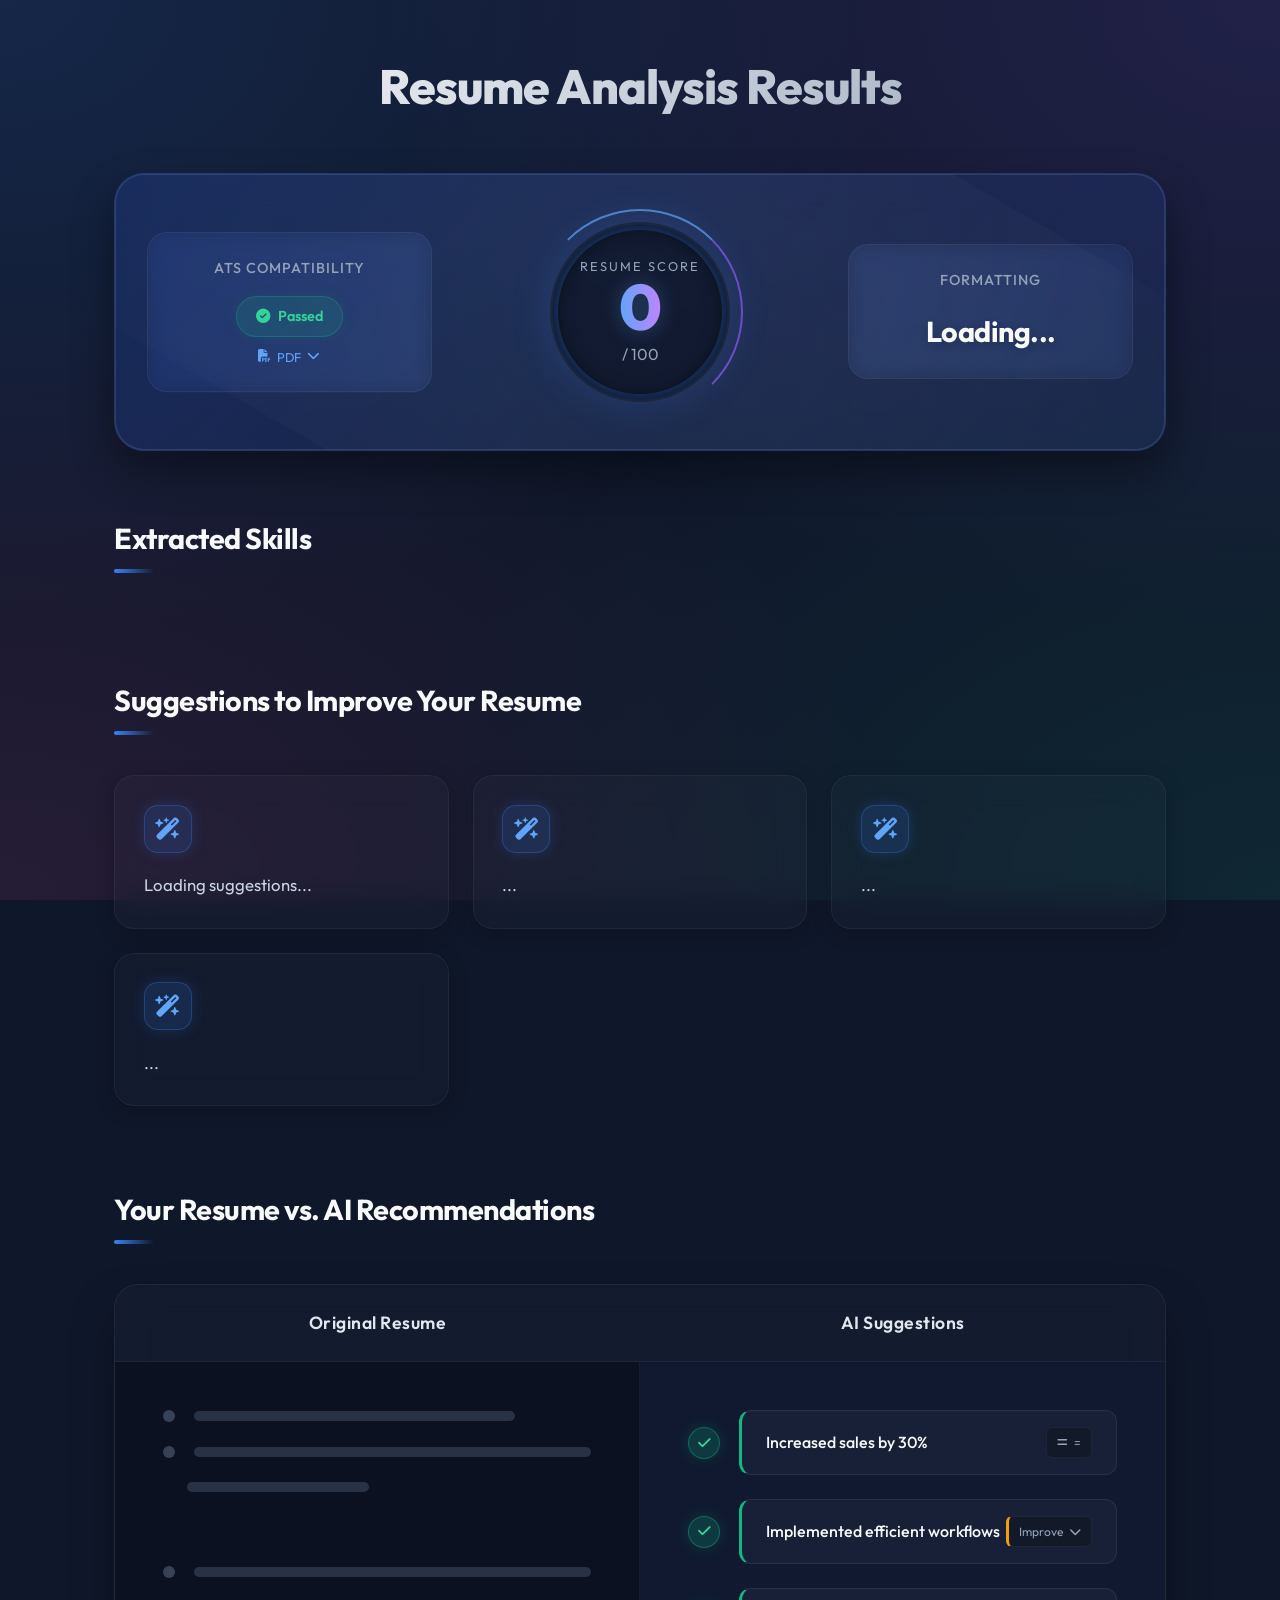
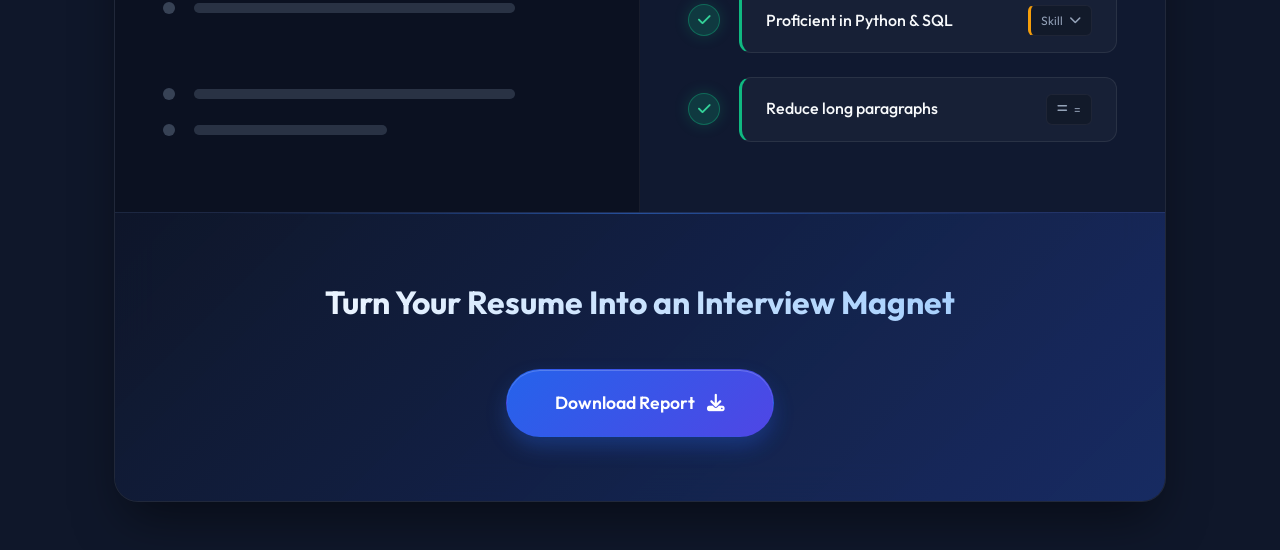
<file: Frontend/results.html>
<!DOCTYPE html>
<html lang="en">

<head>
    <meta charset="UTF-8">
    <meta name="viewport" content="width=device-width, initial-scale=1.0">
    <title>Resume Analysis Results | Resume Vision AI</title>
    <link href="https://fonts.googleapis.com/css2?family=Outfit:wght@300;400;500;600;700;800&display=swap"
        rel="stylesheet">
    <link rel="stylesheet" href="https://cdnjs.cloudflare.com/ajax/libs/font-awesome/6.4.0/css/all.min.css">
    <link rel="stylesheet" href="results.css">
</head>

<body>
    <div class="container">
        <!-- Page Header -->
        <header class="results-header">
            <h1>Resume Analysis Results</h1>
        </header>

        <!-- Stats Dashboard Banner -->
        <section class="stats-banner">
            <!-- ATS Compatibility -->
            <div class="stat-card">
                <h3>ATS Compatibility</h3>
                <div class="badge-passed">
                    <i class="fa-solid fa-circle-check"></i> Passed
                </div>
                <div
                    style="margin-top: 10px; font-size: 0.8rem; color: #60a5fa; display: flex; align-items: center; gap: 6px; cursor: pointer; transition: color 0.3s;" onmouseover="this.style.color='#93c5fd'" onmouseout="this.style.color='#60a5fa'">
                    <i class="fa-solid fa-file-pdf"></i> PDF <i class="fa-solid fa-chevron-down"></i>
                </div>
            </div>



            <!-- Resume Score Dial -->
            <div class="score-container">
                <div class="score-dial">
                    <span class="score-label">Resume Score</span>
                    <span class="score-number">0</span>
                    <span class="score-total">/ 100</span>
                </div>
            </div>

            <!-- Formatting -->
            <div class="stat-card">
                <h3>Formatting</h3>
                <div class="stat-value" id="formatting-status">Loading...</div>
            </div>


        </section>
        <section class="skills-section">
            <div class="section-header">
                <h2>Extracted Skills</h2>
            </div>

            <div class="skills-container" id="skills-container">
                <!-- Skills will come here -->
            </div>
        </section>

        <!-- AI Suggestions Section -->
        <section class="suggestions-section">
            <div class="section-header">
                <h2>Suggestions to Improve Your Resume</h2>
            </div>
            <div class="suggestions-grid" id="suggestions-container">
                <div class="suggestion-card">
                    <div class="suggestion-icon"><i class="fa-solid fa-wand-magic-sparkles"></i></div>
                    <p>Loading suggestions...</p>
                </div>
                <div class="suggestion-card">
                    <div class="suggestion-icon"><i class="fa-solid fa-wand-magic-sparkles"></i></div>
                    <p>...</p>
                </div>
                <div class="suggestion-card">
                    <div class="suggestion-icon"><i class="fa-solid fa-wand-magic-sparkles"></i></div>
                    <p>...</p>
                </div>
                <div class="suggestion-card">
                    <div class="suggestion-icon"><i class="fa-solid fa-wand-magic-sparkles"></i></div>
                    <p>...</p>
                </div>
            </div>
        </section>

        <!-- Comparison Section -->
        <section class="comparison-section">
            <div class="section-header">
                <h2>Your Resume vs. AI Recommendations</h2>
            </div>
            <div class="comparison-container">
                <div class="comparison-header">
                    <div class="header-col">Original Resume</div>
                    <div class="header-col">AI Suggestions</div>
                </div>
                <div class="comparison-body">
                    <div class="original-side">
                        <div class="resume-mock-lines">
                            <div class="line-dot">
                                <div class="dot"></div>
                                <div class="line line-med"></div>
                            </div>
                            <div class="line-dot">
                                <div class="dot"></div>
                                <div class="line line-long"></div>
                            </div>
                            <div style="margin-left: 1.5rem;">
                                <div class="line line-short"></div>
                            </div>
                            <br>
                            <div class="line-dot">
                                <div class="dot"></div>
                                <div class="line line-long"></div>
                            </div>
                            <div class="line-dot">
                                <div class="dot"></div>
                                <div class="line line-med"></div>
                            </div>
                            <br>
                            <div class="line-dot">
                                <div class="dot"></div>
                                <div class="line line-med"></div>
                            </div>
                            <div class="line-dot">
                                <div class="dot"></div>
                                <div class="line line-short"></div>
                            </div>
                        </div>
                    </div>
                    <div class="ai-side">
                        <div class="ai-checklist">
                            <div class="checklist-item">
                                <div class="check-circle"><i class="fa-solid fa-check"></i></div>
                                <div class="suggestion-pill highlight-green">
                                    <span class="pill-text">Increased sales by 30%</span>
                                    <span class="pill-tag"><i class="fa-solid fa-equals"></i> =</span>
                                </div>
                            </div>
                            <div class="checklist-item">
                                <div class="check-circle"><i class="fa-solid fa-check"></i></div>
                                <div class="suggestion-pill highlight-green">
                                    <span class="pill-text">Implemented efficient workflows</span>
                                    <span class="pill-tag highlight-yellow">Improve <i
                                            class="fa-solid fa-chevron-down"></i></span>
                                </div>
                            </div>
                            <div class="checklist-item">
                                <div class="check-circle"><i class="fa-solid fa-check"></i></div>
                                <div class="suggestion-pill highlight-green">
                                    <span class="pill-text">Proficient in Python & SQL</span>
                                    <span class="pill-tag highlight-yellow">Skill <i
                                            class="fa-solid fa-chevron-down"></i></span>
                                </div>
                            </div>
                            <div class="checklist-item">
                                <div class="check-circle"><i class="fa-solid fa-check"></i></div>
                                <div class="suggestion-pill highlight-green">
                                    <span class="pill-text">Reduce long paragraphs</span>
                                    <span class="pill-tag"><i class="fa-solid fa-equals"></i> =</span>
                                </div>
                            </div>
                        </div>
                    </div>
                </div>
                <!-- Banner CTA -->
                <div class="cta-banner">
                    <h2>Turn Your Resume Into an Interview Magnet</h2>
                    <a href="#" class="btn-full" id="download-report">Download Report</a>
                </div>
            </div>
        </section>
    </div>
    <script>

        const params = new URLSearchParams(window.location.search);

        if (params.get("demo") === "true") {

            const data = JSON.parse(localStorage.getItem("demo_result"));

            document.querySelector(".score-number").innerText = data.score;



        }


        /* get resume id from URL */

        const resumeId = params.get("resume_id");
        const isDemo = params.get("demo")


        async function loadResults() {

            // ⭐ DEMO MODE
            if (isDemo === "true") {

                const data = JSON.parse(localStorage.getItem("demo_result"));
                document.getElementById("download-report").addEventListener("click", (e) => {
                    e.preventDefault();
                    downloadReport(data);
                });

                document.querySelector(".score-number").innerText = data.score;

                // 🔥 Formatting logic based on score
                const formattingEl = document.getElementById("formatting-status");


                if (formattingEl) {

                    let text = "";

                    if (data.score >= 80) {
                        text = "Excellent";
                        formattingEl.style.color = "#22c55e";
                    } else if (data.score >= 60) {
                        text = "Good";
                        formattingEl.style.color = "#3b82f6";
                    } else if (data.score >= 40) {
                        text = "Needs Improvement";
                        formattingEl.style.color = "#f59e0b";
                    } else {
                        text = "Poor Formatting";
                        formattingEl.style.color = "#ef4444";
                    }

                    formattingEl.innerText = text;
                }

                // ✅ SKILLS (DEMO)
                const skillsContainer = document.getElementById("skills-container");
                skillsContainer.innerHTML = "";

                if (!data.skills || data.skills.length === 0) {
                    skillsContainer.innerHTML = "<p>No skills found</p>";
                } else {
                    data.skills.forEach(skill => {

                        const tag = document.createElement("div");
                        tag.classList.add("skill-tag");

                        tag.innerText = skill;

                        skillsContainer.appendChild(tag);
                    });
                }


                const suggestionContainer = document.getElementById("suggestions-container");
                suggestionContainer.innerHTML = "";

                // ✅ If no suggestions
                if (!data.suggestions || data.suggestions.length === 0) {
                    suggestionContainer.innerHTML = `<div class="suggestion-card"> <p>No suggestions needed 🎉</p></div>`;
                } else {

                    data.suggestions.forEach(text => {

                        const card = document.createElement("div");
                        card.classList.add("suggestion-card");

                        card.innerHTML = ` <div class="suggestion-icon"><i class="fa-solid fa-wand-magic-sparkles"></i></div><p>${text}</p> `;

                        suggestionContainer.appendChild(card);
                    });
                }



                return; // ✅ STOP API CALL
            }

            // ⭐ REAL MODE
            const response = await fetch(`https://ashwinm30.pythonanywhere.com/api/resume/result/${resumeId}/`);
            const data = await response.json();
            document.getElementById("download-report").addEventListener("click", (e) => {
                e.preventDefault();
                downloadReport(data);
            });


            document.querySelector(".score-number").innerText = data.score;

            // 🔥 Formatting logic based on score
            const formattingEl = document.getElementById("formatting-status");


            if (formattingEl) {

                let text = "";

                if (data.score >= 80) {
                    text = "Excellent";
                    formattingEl.style.color = "#22c55e";
                } else if (data.score >= 60) {
                    text = "Good";
                    formattingEl.style.color = "#3b82f6";
                } else if (data.score >= 40) {
                    text = "Needs Improvement";
                    formattingEl.style.color = "#f59e0b";
                } else {
                    text = "Poor Formatting";
                    formattingEl.style.color = "#ef4444";
                }

                formattingEl.innerText = text;
            }

            // ✅ SKILLS UI
            const skillsContainer = document.getElementById("skills-container");
            skillsContainer.innerHTML = "";

            if (!data.skills || data.skills.length === 0) {
                skillsContainer.innerHTML = "<p>No skills found</p>";
            } else {
                data.skills.forEach(skill => {

                    const tag = document.createElement("div");
                    tag.classList.add("skill-tag");

                    tag.innerText = skill;

                    skillsContainer.appendChild(tag);
                });
            }

            // suggestions
            const suggestionContainer = document.getElementById("suggestions-container");
            suggestionContainer.innerHTML = "";

            data.suggestions.forEach(text => {
                const card = document.createElement("div");
                card.classList.add("suggestion-card");

                card.innerHTML = `
        <div class="suggestion-icon">
            <i class="fa-solid fa-wand-magic-sparkles"></i>
        </div>
        <p>${text}</p>
        `;

                suggestionContainer.appendChild(card);
            });


        }

        loadResults();



        // Simple entry animation for cards
        document.addEventListener('DOMContentLoaded', () => {
            const cards = document.querySelectorAll('.stat-card, .suggestion-card, .comparison-container');
            cards.forEach((card, index) => {
                card.style.opacity = '0';
                card.style.transform = 'translateY(20px)';
                card.style.transition = 'all 0.6s cubic-bezier(0.22, 1, 0.36, 1)';
                setTimeout(() => {
                    card.style.opacity = '1';
                    card.style.transform = 'translateY(0)';
                }, 100 * index);
            });
        });

        // downloadReport logic

        function downloadReport(data) {

            const content = `
        Resume Analysis Report
        
        ---------------------------
        Score: ${data.score}

        Skills:
        ${data.skills ? data.skills.join(", ") : "N/A"}

        Suggestions:
        ${data.suggestions.map(s => "- " + s).join("\n")}

        Improvements:
        ${data.improvements.map(i => "- " + i).join("\n")}
    `;

            const blob = new Blob([content], { type: "text/plain" });

            const link = document.createElement("a");
            link.href = URL.createObjectURL(blob);
            link.download = "resume_report.txt";

            link.click();
        }
    </script>
</body>

</html>
</file>
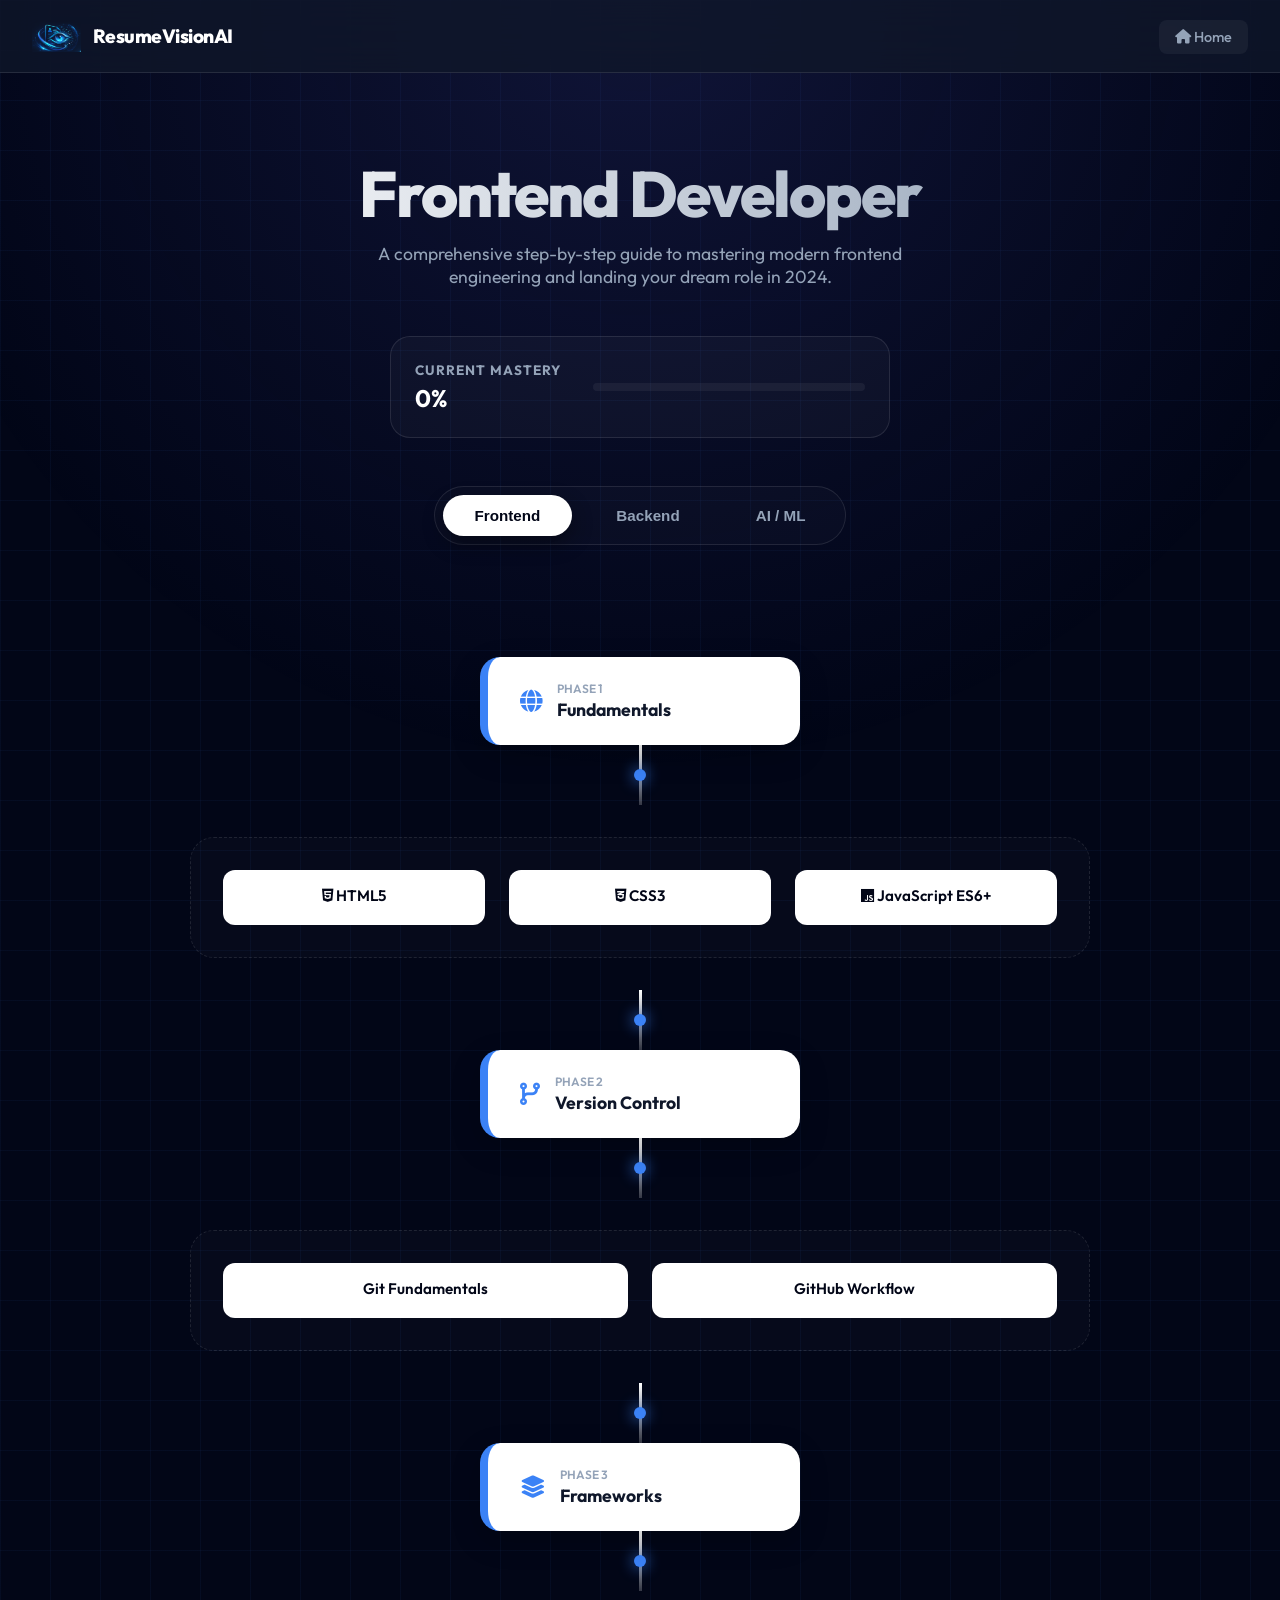
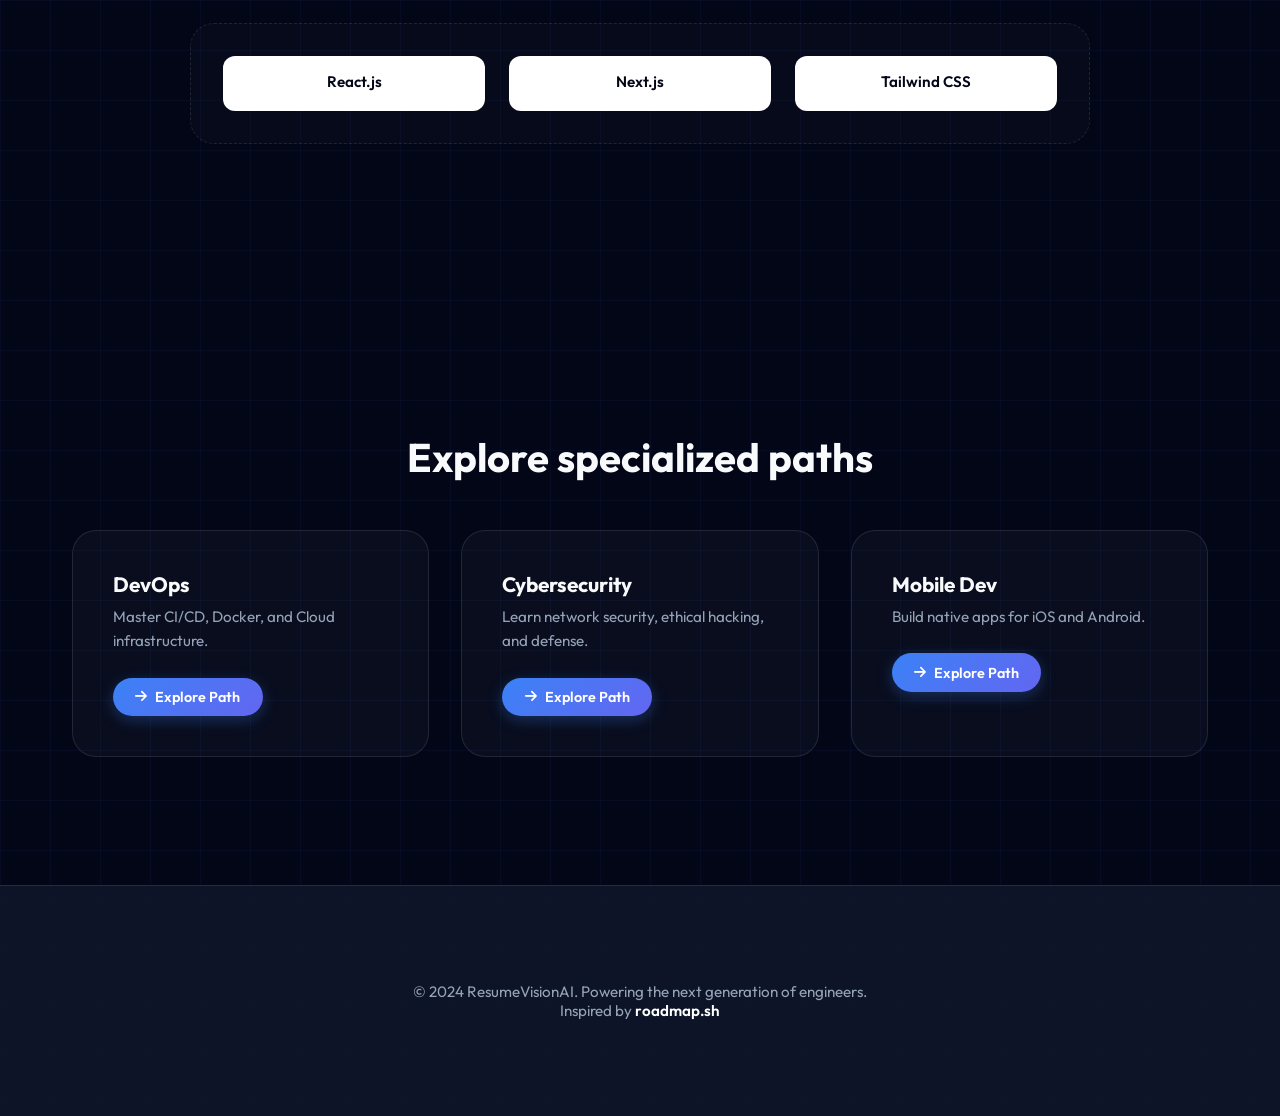
<file: Frontend/roadmap.html>
<!DOCTYPE html>
<html lang="en">

<head>
    <meta charset="UTF-8">
    <meta name="viewport" content="width=device-width, initial-scale=1.0">
    <title>Career Roadmaps | Resume Vision AI</title>
    <link href="https://fonts.googleapis.com/css2?family=Outfit:wght@300;400;500;600;700;800&display=swap"
        rel="stylesheet">
    <link rel="stylesheet" href="https://cdnjs.cloudflare.com/ajax/libs/font-awesome/6.4.0/css/all.min.css">
    <link rel="stylesheet" href="roadmap.css">
</head>

<body>
    <nav class="roadmap-nav">
        <div class="nav-container">
            <a href="index.html" class="logo">
                <img src="assets/logo.png" alt="Logo" style="height: 32px; mix-blend-mode: screen;">
                <span>ResumeVisionAI</span>
            </a>
            <div class="nav-right">
                <a href="index.html" class="external-link"><i class="fa-solid fa-house"></i> Home</a>
            </div>
        </div>
    </nav>

    <main>
        <header class="roadmap-header">
            <h1 id="roadmap-title">Frontend Developer</h1>
            <p id="roadmap-desc">A comprehensive step-by-step guide to mastering modern frontend engineering and landing
                your dream role in 2024.</p>

            <!-- Progress Tracker -->
            <div class="progress-container">
                <div class="progress-info">
                    <h4>Current Mastery</h4>
                    <div class="progress-percentage"><span id="total-progress">0</span>%</div>
                </div>
                <div class="progress-bar-main">
                    <div class="progress-fill-main" id="progress-fill"></div>
                </div>
            </div>

            <div class="roadmap-tabs">
                <button class="tab-btn active" data-roadmap="frontend">Frontend</button>
                <button class="tab-btn" data-roadmap="backend">Backend</button>
                <button class="tab-btn" data-roadmap="ai-ml">AI / ML</button>
            </div>
        </header>

        <section class="roadmap-container">
            <!-- Frontend Roadmap Content -->
            <div id="frontend-roadmap" class="roadmap-content active">
                <div class="node primary">
                    <i class="fa-solid fa-globe"></i>
                    <div class="node-content">
                        <span>Phase 1</span>
                        <h3>Fundamentals</h3>
                    </div>
                </div>
                <div class="connector-wrap">
                    <div class="line-vertical"></div>
                </div>

                <div class="sub-nodes-container">
                    <div class="mini-node"><i class="fa-brands fa-html5"></i> HTML5</div>
                    <div class="mini-node"><i class="fa-brands fa-css3-alt"></i> CSS3</div>
                    <div class="mini-node"><i class="fa-brands fa-js"></i> JavaScript ES6+</div>
                </div>
                <div class="connector-wrap">
                    <div class="line-vertical"></div>
                </div>

                <div class="node primary">
                    <i class="fa-solid fa-code-branch"></i>
                    <div class="node-content">
                        <span>Phase 2</span>
                        <h3>Version Control</h3>
                    </div>
                </div>
                <div class="connector-wrap">
                    <div class="line-vertical"></div>
                </div>

                <div class="sub-nodes-container">
                    <div class="mini-node">Git Fundamentals</div>
                    <div class="mini-node">GitHub Workflow</div>
                </div>
                <div class="connector-wrap">
                    <div class="line-vertical"></div>
                </div>

                <div class="node primary">
                    <i class="fa-solid fa-layer-group"></i>
                    <div class="node-content">
                        <span>Phase 3</span>
                        <h3>Frameworks</h3>
                    </div>
                </div>
                <div class="connector-wrap">
                    <div class="line-vertical"></div>
                </div>

                <div class="sub-nodes-container">
                    <div class="mini-node highlight">React.js</div>
                    <div class="mini-node">Next.js</div>
                    <div class="mini-node">Tailwind CSS</div>
                </div>
            </div>

            <!-- Backend Roadmap Content -->
            <div id="backend-roadmap" class="roadmap-content">
                <div class="node secondary">
                    <i class="fa-solid fa-terminal"></i>
                    <div class="node-content">
                        <span>Phase 1</span>
                        <h3>Language Selection</h3>
                    </div>
                </div>
                <div class="connector-wrap">
                    <div class="line-vertical"></div>
                </div>

                <div class="sub-nodes-container">
                    <div class="mini-node">Python</div>
                    <div class="mini-node">Node.js</div>
                    <div class="mini-node">Go (Golang)</div>
                </div>
                <div class="connector-wrap">
                    <div class="line-vertical"></div>
                </div>

                <div class="node secondary">
                    <i class="fa-solid fa-database"></i>
                    <div class="node-content">
                        <span>Phase 2</span>
                        <h3>Data Persistence</h3>
                    </div>
                </div>
                <div class="connector-wrap">
                    <div class="line-vertical"></div>
                </div>

                <div class="sub-nodes-container">
                    <div class="mini-node">PostgreSQL</div>
                    <div class="mini-node">MongoDB</div>
                    <div class="mini-node">Redis (Caching)</div>
                </div>
            </div>

            <!-- AI Roadmap Content -->
            <div id="ai-ml-roadmap" class="roadmap-content">
                <div class="node ai">
                    <i class="fa-solid fa-brain"></i>
                    <div class="node-content">
                        <span>Phase 1</span>
                        <h3>Mathematics</h3>
                    </div>
                </div>
                <div class="connector-wrap">
                    <div class="line-vertical"></div>
                </div>

                <div class="sub-nodes-container">
                    <div class="mini-node">Linear Algebra</div>
                    <div class="mini-node">Probability</div>
                    <div class="mini-node">Calculus</div>
                </div>
                <div class="connector-wrap">
                    <div class="line-vertical"></div>
                </div>

                <div class="node ai">
                    <i class="fa-solid fa-microchip"></i>
                    <div class="node-content">
                        <span>Phase 2</span>
                        <h3>Applied ML</h3>
                    </div>
                </div>
                <div class="connector-wrap">
                    <div class="line-vertical"></div>
                </div>

                <div class="sub-nodes-container">
                    <div class="mini-node highlight">Scikit-Learn</div>
                    <div class="mini-node">PyTorch</div>
                    <div class="mini-node">TensorFlow</div>
                </div>
            </div>
        </section>

        <section class="other-roadmaps">
            <h2>Explore specialized paths</h2>
            <div class="roadmaps-grid">
                <div class="roadmap-card">
                    <h3>DevOps</h3>
                    <p>Master CI/CD, Docker, and Cloud infrastructure.</p>
                    <button class="card-btn"><i class="fa-solid fa-arrow-right"></i> Explore Path</button>
                </div>
                <div class="roadmap-card">
                    <h3>Cybersecurity</h3>
                    <p>Learn network security, ethical hacking, and defense.</p>
                    <button class="card-btn"><i class="fa-solid fa-arrow-right"></i> Explore Path</button>
                </div>
                <div class="roadmap-card">
                    <h3>Mobile Dev</h3>
                    <p>Build native apps for iOS and Android.</p>
                    <button class="card-btn"><i class="fa-solid fa-arrow-right"></i> Explore Path</button>
                </div>
            </div>
        </section>
    </main>

    <footer>
        <p>&copy; 2024 ResumeVisionAI. Powering the next generation of engineers. <br> Inspired by <a
                href="https://roadmap.sh">roadmap.sh</a></p>
    </footer>

    <script>
        const tabBtns = document.querySelectorAll('.tab-btn');
        const roadmapContents = document.querySelectorAll('.roadmap-content');
        const roadmapTitle = document.getElementById('roadmap-title');
        const roadmapDesc = document.getElementById('roadmap-desc');
        const progressFill = document.getElementById('progress-fill');
        const progressText = document.getElementById('total-progress');

        const contentData = {
            'frontend': {
                title: 'Frontend Developer',
                desc: 'A comprehensive step-by-step guide to mastering modern frontend engineering and landing your dream role in 2024.'
            },
            'backend': {
                title: 'Backend Developer',
                desc: 'Master server-side architecture, database design, and API development with the most in-demand technologies.'
            },
            'ai-ml': {
                title: 'AI / Machine Learning',
                desc: 'Dive into the world of neural networks, data science, and modern large language models.'
            }
        };

        // Progress Calculation
        function updateProgress() {
            const allItems = document.querySelectorAll('.roadmap-content.active .node, .roadmap-content.active .mini-node');
            const completedItems = document.querySelectorAll('.roadmap-content.active .node.completed, .roadmap-content.active .mini-node.completed');

            const percentage = allItems.length ? Math.round((completedItems.length / allItems.length) * 100) : 0;

            progressFill.style.width = percentage + '%';
            progressText.innerText = percentage;
        }

        tabBtns.forEach(btn => {
            btn.addEventListener('click', () => {
                const target = btn.getAttribute('data-roadmap');

                tabBtns.forEach(b => b.classList.remove('active'));
                btn.classList.add('active');

                roadmapContents.forEach(content => {
                    content.classList.remove('active');
                    if (content.id === `${target}-roadmap`) content.classList.add('active');
                });

                roadmapTitle.innerText = contentData[target].title;
                roadmapDesc.innerText = contentData[target].desc;

                updateProgress();
            });
        });

        // Click to complete logic
        document.querySelector('.roadmap-container').addEventListener('click', (e) => {
            const item = e.target.closest('.node, .mini-node');
            if (!item) return;

            item.classList.toggle('completed');

            // Toggle icon for major nodes
            if (item.classList.contains('node')) {
                if (item.classList.contains('completed')) {
                    if (!item.querySelector('.check-icon')) {
                        const check = document.createElement('i');
                        check.className = 'fa-solid fa-circle-check check-icon';
                        item.appendChild(check);
                    }
                } else {
                    const check = item.querySelector('.check-icon');
                    if (check) check.remove();
                }
            }

            updateProgress();
        });
    </script>
</body>

</html>
</file>
<file: Frontend/jobs.css>
:root {
    --bg-main: #020617;
    --accent-primary: #1A3F75;
    --accent-secondary: #446A9C;
    --ui-soft: #AFC4D6;
    --text-light: #E4EAEC;
    --glass-bg: rgba(26, 63, 117, 0.15);
    --glass-border: rgba(175, 196, 214, 0.2);
    --transition: all 0.3s cubic-bezier(0.25, 0.8, 0.25, 1);
    --font-main: 'Outfit', sans-serif;
}

* { margin: 0; padding: 0; box-sizing: border-box; }

body {
    font-family: var(--font-main);
    background-color: var(--bg-main);
    color: var(--text-light);
    overflow-x: hidden;
    background-image:
        linear-gradient(rgba(59, 130, 246, 0.05) 1px, transparent 1px),
        linear-gradient(90deg, rgba(59, 130, 246, 0.05) 1px, transparent 1px);
    background-size: 50px 50px;
    line-height: 1.6;
}

body::before {
    content: '';
    position: fixed;
    top: 0; left: 0;
    width: 100%; height: 100%;
    background: radial-gradient(circle at 50% 0%, rgba(99, 102, 241, 0.12) 0%, transparent 65%);
    pointer-events: none;
    z-index: -1;
}

/* ── Nav ── */
.page-nav {
    padding: 1.1rem 2.5rem;
    background: rgba(2, 6, 23, 0.85);
    backdrop-filter: blur(20px);
    -webkit-backdrop-filter: blur(20px);
    border-bottom: 1px solid var(--glass-border);
    position: sticky;
    top: 0;
    z-index: 100;
    display: flex;
    justify-content: space-between;
    align-items: center;
}

.nav-logo {
    text-decoration: none;
    color: white;
    font-weight: 800;
    display: flex;
    align-items: center;
    gap: 10px;
    font-size: 1.15rem;
}

.nav-logo img { height: 30px; mix-blend-mode: screen; }

.back-btn {
    text-decoration: none;
    color: var(--ui-soft);
    font-size: 0.875rem;
    font-weight: 500;
    padding: 0.45rem 1rem;
    border-radius: 8px;
    background: rgba(255,255,255,0.05);
    border: 1px solid var(--glass-border);
    transition: var(--transition);
    display: flex;
    align-items: center;
    gap: 0.45rem;
}
.back-btn:hover { color: white; background: rgba(255,255,255,0.1); }

/* ── Page Header ── */
.page-header {
    text-align: center;
    padding: 4rem 2rem 2rem;
}

.header-badge {
    display: inline-flex;
    align-items: center;
    gap: 0.5rem;
    background: rgba(68, 106, 156, 0.25);
    border: 1px solid rgba(175, 196, 214, 0.25);
    color: var(--ui-soft);
    font-size: 0.78rem;
    font-weight: 600;
    text-transform: uppercase;
    letter-spacing: 1.5px;
    padding: 0.35rem 1rem;
    border-radius: 30px;
    margin-bottom: 1.1rem;
}

.page-header h1 {
    font-size: 2.8rem;
    font-weight: 800;
    background: linear-gradient(135deg, #ffffff, var(--ui-soft));
    background-clip: text;
    -webkit-background-clip: text;
    -webkit-text-fill-color: transparent;
    letter-spacing: -1px;
    margin-bottom: 0.7rem;
}

.page-header p {
    color: var(--ui-soft);
    font-size: 1rem;
    max-width: 520px;
    margin: 0 auto;
}

/* ── Controls Bar ── */
.controls {
    max-width: 1200px;
    margin: 2.5rem auto 0;
    padding: 0 2rem;
    display: flex;
    flex-direction: column;
    gap: 1.2rem;
}

/* Search */
.search-bar {
    position: relative;
    max-width: 480px;
}

.search-bar i {
    position: absolute;
    left: 1rem;
    top: 50%;
    transform: translateY(-50%);
    color: var(--ui-soft);
    font-size: 0.9rem;
}

.search-bar input {
    width: 100%;
    padding: 0.75rem 1rem 0.75rem 2.6rem;
    background: rgba(26, 63, 117, 0.15);
    border: 1px solid var(--glass-border);
    border-radius: 10px;
    color: var(--text-light);
    font-family: var(--font-main);
    font-size: 0.9rem;
    outline: none;
    transition: var(--transition);
}

.search-bar input::placeholder { color: rgba(175,196,214,0.5); }
.search-bar input:focus {
    border-color: var(--accent-secondary);
    background: rgba(26, 63, 117, 0.25);
    box-shadow: 0 0 0 3px rgba(68,106,156,0.15);
}

/* Filter row */
.filter-row {
    display: flex;
    align-items: center;
    gap: 1rem;
    flex-wrap: wrap;
}

/* Field tabs */
.field-tabs {
    display: flex;
    gap: 0.5rem;
    flex-wrap: wrap;
}

.field-tab {
    background: rgba(26, 63, 117, 0.15);
    border: 1px solid var(--glass-border);
    border-radius: 30px;
    padding: 0.4rem 1rem;
    font-size: 0.82rem;
    font-weight: 600;
    color: var(--ui-soft);
    cursor: pointer;
    transition: var(--transition);
    display: flex;
    align-items: center;
    gap: 0.4rem;
}

.field-tab:hover { border-color: var(--accent-secondary); color: var(--text-light); }

.field-tab.active {
    background: linear-gradient(135deg, #2d5a9e, #1A3F75);
    border-color: rgba(175,196,214,0.35);
    color: #fff;
    box-shadow: 0 4px 15px rgba(26,63,117,0.4);
}

/* Type toggle */
.type-toggle {
    margin-left: auto;
    display: flex;
    background: rgba(255,255,255,0.04);
    border: 1px solid var(--glass-border);
    border-radius: 30px;
    padding: 4px;
    gap: 4px;
}

.type-btn {
    padding: 0.35rem 1rem;
    border-radius: 20px;
    border: none;
    background: transparent;
    color: var(--ui-soft);
    font-family: var(--font-main);
    font-size: 0.82rem;
    font-weight: 600;
    cursor: pointer;
    transition: var(--transition);
}

.type-btn.active {
    background: white;
    color: #0f172a;
    box-shadow: 0 4px 10px rgba(0,0,0,0.3);
}

/* ── Stats Row ── */
.stats-row {
    max-width: 1200px;
    margin: 1.5rem auto 0;
    padding: 0 2rem;
    display: flex;
    gap: 0.6rem;
    align-items: center;
    flex-wrap: wrap;
}

.results-count {
    font-size: 0.85rem;
    color: var(--ui-soft);
}

.results-count strong { color: var(--text-light); }

.active-filters {
    display: flex;
    gap: 0.4rem;
    flex-wrap: wrap;
    margin-left: 0.5rem;
}

.filter-chip {
    display: flex;
    align-items: center;
    gap: 0.4rem;
    background: rgba(68,106,156,0.2);
    border: 1px solid rgba(175,196,214,0.2);
    border-radius: 20px;
    padding: 0.2rem 0.7rem;
    font-size: 0.75rem;
    color: var(--ui-soft);
}

.filter-chip button {
    background: none;
    border: none;
    color: var(--ui-soft);
    cursor: pointer;
    padding: 0;
    font-size: 0.7rem;
    line-height: 1;
    transition: color 0.2s;
}
.filter-chip button:hover { color: #ff5f56; }

/* ── Grid ── */
.jobs-grid {
    max-width: 1200px;
    margin: 2rem auto 6rem;
    padding: 0 2rem;
    display: grid;
    grid-template-columns: repeat(auto-fill, minmax(340px, 1fr));
    gap: 1.5rem;
}

/* ── Job Card ── */
.job-card {
    background: rgba(8, 18, 42, 0.75);
    border: 1px solid rgba(175, 196, 214, 0.15);
    border-radius: 16px;
    padding: 1.6rem;
    display: flex;
    flex-direction: column;
    gap: 1rem;
    transition: var(--transition);
    cursor: default;
    position: relative;
    overflow: hidden;
    backdrop-filter: blur(12px);
    -webkit-backdrop-filter: blur(12px);
}

.job-card::before {
    content: '';
    position: absolute;
    inset: 0;
    background: radial-gradient(600px circle at var(--mx,50%) var(--my,50%),
        rgba(68,106,156,0.08), transparent 40%);
    opacity: 0;
    transition: opacity 0.4s;
    pointer-events: none;
}

.job-card:hover {
    border-color: rgba(175,196,214,0.35);
    box-shadow: 0 16px 40px rgba(0,0,0,0.4), 0 0 20px rgba(68,106,156,0.15);
    transform: translateY(-4px);
}

.job-card:hover::before { opacity: 1; }

/* Featured glow */
.job-card.featured {
    border-color: rgba(68,106,156,0.5);
    box-shadow: 0 0 0 1px rgba(68,106,156,0.2), inset 0 0 30px rgba(26,63,117,0.1);
}

/* Card top */
.card-top {
    display: flex;
    justify-content: space-between;
    align-items: flex-start;
    gap: 0.8rem;
}

.company-logo {
    width: 46px;
    height: 46px;
    border-radius: 12px;
    background: rgba(26,63,117,0.4);
    border: 1px solid rgba(175,196,214,0.2);
    display: flex;
    align-items: center;
    justify-content: center;
    font-size: 1.3rem;
    flex-shrink: 0;
}

.card-badges {
    display: flex;
    gap: 0.4rem;
    flex-wrap: wrap;
    justify-content: flex-end;
}

.badge {
    font-size: 0.68rem;
    font-weight: 600;
    padding: 0.2rem 0.6rem;
    border-radius: 20px;
    text-transform: uppercase;
    letter-spacing: 0.5px;
}

.badge-type-job {
    background: rgba(59,130,246,0.15);
    border: 1px solid rgba(59,130,246,0.3);
    color: #60a5fa;
}

.badge-type-internship {
    background: rgba(168,85,247,0.15);
    border: 1px solid rgba(168,85,247,0.3);
    color: #c084fc;
}

.badge-featured {
    background: rgba(251,191,36,0.15);
    border: 1px solid rgba(251,191,36,0.3);
    color: #fbbf24;
}

.badge-remote {
    background: rgba(34,197,94,0.12);
    border: 1px solid rgba(34,197,94,0.3);
    color: #4ade80;
}

/* Card info */
.job-role {
    font-size: 1rem;
    font-weight: 700;
    color: var(--text-light);
    line-height: 1.3;
}

.job-company {
    font-size: 0.85rem;
    color: var(--accent-secondary);
    font-weight: 500;
    display: flex;
    align-items: center;
    gap: 0.4rem;
    margin-top: 0.2rem;
}

.job-meta {
    display: flex;
    gap: 1rem;
    flex-wrap: wrap;
}

.meta-item {
    display: flex;
    align-items: center;
    gap: 0.35rem;
    font-size: 0.78rem;
    color: rgba(175,196,214,0.7);
}

.meta-item i { font-size: 0.72rem; color: rgba(175,196,214,0.5); }

/* Skills */
.job-skills {
    display: flex;
    flex-wrap: wrap;
    gap: 0.4rem;
}

.skill-tag {
    background: rgba(26,63,117,0.3);
    border: 1px solid rgba(175,196,214,0.15);
    color: var(--ui-soft);
    font-size: 0.72rem;
    font-weight: 500;
    padding: 0.2rem 0.6rem;
    border-radius: 20px;
}

/* Card footer */
.card-footer {
    display: flex;
    justify-content: space-between;
    align-items: center;
    margin-top: auto;
    padding-top: 0.8rem;
    border-top: 1px solid rgba(255,255,255,0.05);
    gap: 0.8rem;
}

.salary {
    font-size: 0.85rem;
    font-weight: 700;
    color: var(--text-light);
}

.salary span {
    font-weight: 400;
    font-size: 0.75rem;
    color: var(--ui-soft);
}

.apply-btn {
    display: inline-flex;
    align-items: center;
    gap: 0.4rem;
    padding: 0.5rem 1.1rem;
    background: linear-gradient(135deg, #2d5a9e, #1A3F75);
    color: #fff;
    border: 1px solid rgba(255,255,255,0.1);
    border-radius: 8px;
    font-family: var(--font-main);
    font-size: 0.82rem;
    font-weight: 600;
    text-decoration: none;
    cursor: pointer;
    transition: var(--transition);
    box-shadow: 0 4px 12px rgba(26,63,117,0.4);
    white-space: nowrap;
}

.apply-btn:hover {
    background: linear-gradient(135deg, #386bbe, #204b8a);
    box-shadow: 0 0 20px rgba(68,106,156,0.6);
    transform: translateY(-1px);
}

.apply-btn i { font-size: 0.75rem; transition: transform 0.2s; }
.apply-btn:hover i { transform: translateX(3px); }

/* save btn */
.save-btn {
    background: rgba(255,255,255,0.04);
    border: 1px solid var(--glass-border);
    border-radius: 8px;
    width: 34px;
    height: 34px;
    display: flex;
    align-items: center;
    justify-content: center;
    color: var(--ui-soft);
    font-size: 0.85rem;
    cursor: pointer;
    transition: var(--transition);
    flex-shrink: 0;
}

.save-btn:hover { color: #fbbf24; border-color: rgba(251,191,36,0.4); background: rgba(251,191,36,0.08); }
.save-btn.saved { color: #fbbf24; border-color: rgba(251,191,36,0.5); }

/* apply now btn */
.apply-now-btn {
    background: linear-gradient(135deg, #10b981, #22c55e);
    color: white;
    border: none;
    border-radius: 8px;
    padding: 0.5rem 1rem;
    font-family: var(--font-main);
    font-size: 0.8rem;
    font-weight: 600;
    cursor: pointer;
    transition: var(--transition);
    display: flex;
    align-items: center;
    gap: 0.4rem;
    box-shadow: 0 4px 15px rgba(16,185,129,0.4);
    width: 100%;
    justify-content: center;
}

.apply-now-btn:hover {
    background: linear-gradient(135deg, #059669, #16a34a);
    transform: translateY(-1px);
    box-shadow: 0 6px 20px rgba(16,185,129,0.6);
}

.apply-now-btn i { font-size: 0.75rem; transition: transform 0.2s; }
.apply-now-btn:hover i { transform: translateX(2px); }

/* ── Empty State ── */
.empty-state {
    grid-column: 1 / -1;
    text-align: center;
    padding: 5rem 2rem;
    display: none;
}

.empty-state.visible { display: block; }

.empty-state i {
    font-size: 3rem;
    color: rgba(175,196,214,0.25);
    margin-bottom: 1rem;
}

.empty-state h3 {
    font-size: 1.2rem;
    color: var(--text-light);
    margin-bottom: 0.5rem;
}

.empty-state p {
    font-size: 0.9rem;
    color: var(--ui-soft);
}

/* ── Footer ── */
footer {
    text-align: center;
    padding: 2.5rem 1rem;
    border-top: 1px solid rgba(175,196,214,0.07);
}
footer p { color: rgba(175,196,214,0.35); font-size: 0.83rem; }
footer a { color: var(--ui-soft); text-decoration: none; }
footer a:hover { color: white; }

/* Animations */
@keyframes fadeUp {
    from { opacity: 0; transform: translateY(20px); }
    to   { opacity: 1; transform: translateY(0); }
}

.job-card {
    animation: fadeUp 0.4s ease both;
}

/* ── Responsive ── */
@media (max-width: 700px) {
    .page-header h1 { font-size: 1.9rem; }
    .filter-row { flex-direction: column; align-items: flex-start; }
    .type-toggle { margin-left: 0; }
    .jobs-grid { grid-template-columns: 1fr; }
    .page-nav { padding: 1rem 1.2rem; }
}
</file>
<file: Frontend/personalized-recommendations.css>
:root {
    --bg-main: #020617;
    --accent-primary: #1A3F75;
    --accent-secondary: #446A9C;
    --ui-soft: #AFC4D6;
    --text-light: #E4EAEC;
    --glass-bg: rgba(26, 63, 117, 0.15);
    --glass-border: rgba(175, 196, 214, 0.2);
    --transition: all 0.3s cubic-bezier(0.25, 0.8, 0.25, 1);
    --font-main: 'Outfit', sans-serif;
    
    /* Additional colors for personalized theme */
    --interest-frontend: #3b82f6;
    --interest-backend: #10b981;
    --interest-aiml: #8b5cf6;
    --interest-data: #f59e0b;
    --interest-devops: #ef4444;
    --interest-design: #ec4899;
}

* { margin: 0; padding: 0; box-sizing: border-box; }

body {
    font-family: var(--font-main);
    background-color: var(--bg-main);
    color: var(--text-light);
    overflow-x: hidden;
    background-image:
        linear-gradient(rgba(59, 130, 246, 0.05) 1px, transparent 1px),
        linear-gradient(90deg, rgba(59, 130, 246, 0.05) 1px, transparent 1px);
    background-size: 50px 50px;
    line-height: 1.6;
}

body::before {
    content: '';
    position: fixed;
    top: 0; left: 0;
    width: 100%; height: 100%;
    background: radial-gradient(circle at 50% 0%, rgba(99, 102, 241, 0.12) 0%, transparent 65%);
    pointer-events: none;
    z-index: -1;
}

/* ── Nav ── */
.page-nav {
    padding: 1.1rem 2.5rem;
    background: rgba(2, 6, 23, 0.85);
    backdrop-filter: blur(20px);
    -webkit-backdrop-filter: blur(20px);
    border-bottom: 1px solid var(--glass-border);
    position: sticky;
    top: 0;
    z-index: 100;
    display: flex;
    justify-content: space-between;
    align-items: center;
}

.nav-logo {
    text-decoration: none;
    color: white;
    font-weight: 800;
    display: flex;
    align-items: center;
    gap: 10px;
    font-size: 1.15rem;
}

.nav-logo img { height: 30px; mix-blend-mode: screen; }

.back-btn {
    text-decoration: none;
    color: var(--ui-soft);
    font-size: 0.875rem;
    font-weight: 500;
    padding: 0.45rem 1rem;
    border-radius: 8px;
    background: rgba(255,255,255,0.05);
    border: 1px solid var(--glass-border);
    transition: var(--transition);
    display: flex;
    align-items: center;
    gap: 0.45rem;
}
.back-btn:hover { color: white; background: rgba(255,255,255,0.1); }

/* ── Page Header ── */
.page-header {
    text-align: center;
    padding: 4rem 2rem 2rem;
}

.header-badge {
    display: inline-flex;
    align-items: center;
    gap: 0.5rem;
    background: rgba(68, 106, 156, 0.25);
    border: 1px solid rgba(175, 196, 214, 0.25);
    color: var(--ui-soft);
    font-size: 0.78rem;
    font-weight: 600;
    text-transform: uppercase;
    letter-spacing: 1.5px;
    padding: 0.35rem 1rem;
    border-radius: 30px;
    margin-bottom: 1.1rem;
}

.page-header h1 {
    font-size: 2.8rem;
    font-weight: 800;
    background: linear-gradient(135deg, #ffffff, var(--ui-soft));
    background-clip: text;
    -webkit-background-clip: text;
    -webkit-text-fill-color: transparent;
    letter-spacing: -1px;
    margin-bottom: 0.7rem;
}

.page-header p {
    color: var(--ui-soft);
    font-size: 1rem;
    max-width: 520px;
    margin: 0 auto;
}

/* ── Interest Selector ── */
.interest-selector {
    max-width: 1200px;
    margin: 2rem auto 4rem;
    padding: 0 2rem;
}

.selector-header {
    text-align: center;
    margin-bottom: 2.5rem;
}

.selector-header h2 {
    font-size: 1.8rem;
    margin-bottom: 0.5rem;
    color: var(--text-light);
}

.selector-header p {
    color: var(--ui-soft);
    font-size: 1rem;
}

.interest-grid {
    display: grid;
    grid-template-columns: repeat(auto-fit, minmax(280px, 1fr));
    gap: 1.5rem;
    margin-bottom: 2.5rem;
}

.interest-card {
    background: rgba(8, 18, 42, 0.75);
    border: 1px solid rgba(175, 196, 214, 0.15);
    border-radius: 16px;
    padding: 1.5rem;
    display: flex;
    flex-direction: column;
    gap: 1rem;
    transition: var(--transition);
    cursor: pointer;
    position: relative;
    overflow: hidden;
    backdrop-filter: blur(12px);
    -webkit-backdrop-filter: blur(12px);
}

.interest-card:hover {
    border-color: rgba(175,196,214,0.35);
    transform: translateY(-2px);
    box-shadow: 0 8px 25px rgba(0,0,0,0.3);
}

.interest-card.selected {
    border-color: rgba(255,255,255,0.3);
    background: rgba(26, 63, 117, 0.25);
    box-shadow: 0 0 0 2px rgba(26,63,117,0.4), inset 0 0 30px rgba(26,63,117,0.1);
}

.interest-card::before {
    content: '';
    position: absolute;
    top: 0; left: 0;
    width: 4px;
    height: 100%;
    background: transparent;
    transition: background 0.3s;
}

.interest-card.selected::before {
    background: linear-gradient(180deg, var(--accent-primary), var(--accent-secondary));
}

.interest-icon {
    font-size: 2.5rem;
    align-self: center;
    margin-bottom: 0.5rem;
}

.interest-title {
    font-size: 1.2rem;
    font-weight: 700;
    text-align: center;
    color: var(--text-light);
}

.interest-desc {
    font-size: 0.9rem;
    color: var(--ui-soft);
    text-align: center;
    line-height: 1.5;
}

.interest-meta {
    display: flex;
    justify-content: space-between;
    align-items: center;
    margin-top: auto;
    padding-top: 1rem;
    border-top: 1px solid rgba(255,255,255,0.05);
    font-size: 0.8rem;
    color: var(--ui-soft);
}

.interest-actions {
    display: flex;
    gap: 0.5rem;
    justify-content: center;
}

.action-btn {
    background: rgba(255,255,255,0.05);
    border: 1px solid var(--glass-border);
    color: var(--ui-soft);
    padding: 0.3rem 0.6rem;
    border-radius: 20px;
    font-size: 0.75rem;
    cursor: pointer;
    transition: var(--transition);
}

.action-btn:hover {
    background: rgba(255,255,255,0.1);
    color: white;
}

/* Field-specific styling */
.interest-frontend .interest-icon { color: var(--interest-frontend); }
.interest-backend .interest-icon { color: var(--interest-backend); }
.interest-aiml .interest-icon { color: var(--interest-aiml); }
.interest-data .interest-icon { color: var(--interest-data); }
.interest-devops .interest-icon { color: var(--interest-devops); }
.interest-design .interest-icon { color: var(--interest-design); }

/* ── Selector Actions ── */
.selector-actions {
    display: flex;
    gap: 1rem;
    justify-content: center;
    align-items: center;
    margin-top: 1rem;
}

.btn-primary, .btn-secondary {
    padding: 0.8rem 2rem;
    border-radius: 12px;
    font-family: var(--font-main);
    font-weight: 600;
    font-size: 0.9rem;
    cursor: pointer;
    transition: var(--transition);
    border: none;
    display: inline-flex;
    align-items: center;
    gap: 0.5rem;
}

.btn-primary {
    background: linear-gradient(135deg, #2d5a9e, #1A3F75);
    color: white;
    box-shadow: 0 4px 15px rgba(26,63,117,0.4);
}

.btn-primary:hover {
    background: linear-gradient(135deg, #386bbe, #204b8a);
    transform: translateY(-2px);
    box-shadow: 0 8px 25px rgba(26,63,117,0.6);
}

.btn-secondary {
    background: rgba(255,255,255,0.05);
    color: var(--ui-soft);
    border: 1px solid var(--glass-border);
}

.btn-secondary:hover {
    background: rgba(255,255,255,0.1);
    color: white;
    border-color: rgba(175,196,214,0.4);
}

.btn-primary:disabled {
    opacity: 0.5;
    cursor: not-allowed;
    transform: none;
    box-shadow: none;
}

/* ── Recommendations Section ── */
.recommendations-section {
    max-width: 1200px;
    margin: 0 auto 6rem;
    padding: 0 2rem;
}

.section-header {
    display: flex;
    justify-content: space-between;
    align-items: center;
    margin-bottom: 2rem;
    padding-bottom: 1rem;
    border-bottom: 1px solid rgba(255,255,255,0.05);
}

.section-header h2 {
    font-size: 1.8rem;
    color: var(--text-light);
}

.recommendation-stats {
    font-size: 0.9rem;
    color: var(--ui-soft);
}

.recommendation-stats strong { color: var(--text-light); }

/* Recommendation Controls */
.recommendation-controls {
    background: rgba(8, 18, 42, 0.5);
    border: 1px solid rgba(175, 196, 214, 0.15);
    border-radius: 16px;
    padding: 1.5rem;
    margin-bottom: 2rem;
}

.search-bar {
    position: relative;
    margin-bottom: 1.5rem;
}

.search-bar i {
    position: absolute;
    left: 1rem;
    top: 50%;
    transform: translateY(-50%);
    color: var(--ui-soft);
    font-size: 0.9rem;
}

.search-bar input {
    width: 100%;
    padding: 0.75rem 1rem 0.75rem 2.6rem;
    background: rgba(26, 63, 117, 0.15);
    border: 1px solid var(--glass-border);
    border-radius: 10px;
    color: var(--text-light);
    font-family: var(--font-main);
    font-size: 0.9rem;
    outline: none;
    transition: var(--transition);
}

.search-bar input::placeholder { color: rgba(175,196,214,0.5); }
.search-bar input:focus {
    border-color: var(--accent-secondary);
    background: rgba(26, 63, 117, 0.25);
    box-shadow: 0 0 0 3px rgba(68,106,156,0.15);
}

.filter-row {
    display: flex;
    gap: 1.5rem;
    align-items: center;
    flex-wrap: wrap;
}

.type-toggle {
    display: flex;
    background: rgba(255,255,255,0.04);
    border: 1px solid var(--glass-border);
    border-radius: 30px;
    padding: 4px;
    gap: 4px;
}

.type-btn {
    padding: 0.35rem 1rem;
    border-radius: 20px;
    border: none;
    background: transparent;
    color: var(--ui-soft);
    font-family: var(--font-main);
    font-size: 0.82rem;
    font-weight: 600;
    cursor: pointer;
    transition: var(--transition);
}

.type-btn.active {
    background: white;
    color: #0f172a;
    box-shadow: 0 4px 10px rgba(0,0,0,0.3);
}

.sort-options {
    display: flex;
    align-items: center;
    gap: 0.5rem;
    background: rgba(255,255,255,0.04);
    border: 1px solid var(--glass-border);
    border-radius: 10px;
    padding: 0.25rem 0.5rem;
}

.sort-options label {
    font-size: 0.8rem;
    color: var(--ui-soft);
}

.sort-options select {
    background: transparent;
    border: none;
    color: var(--text-light);
    font-family: var(--font-main);
    font-size: 0.85rem;
    outline: none;
    cursor: pointer;
}

/* Recommendations Grid */
.recommendations-grid {
    display: grid;
    grid-template-columns: repeat(auto-fill, minmax(340px, 1fr));
    gap: 1.5rem;
}

/* Recommendation Card */
.rec-card {
    background: rgba(8, 18, 42, 0.75);
    border: 1px solid rgba(175, 196, 214, 0.15);
    border-radius: 16px;
    padding: 1.6rem;
    display: flex;
    flex-direction: column;
    gap: 1rem;
    transition: var(--transition);
    cursor: default;
    position: relative;
    overflow: hidden;
    backdrop-filter: blur(12px);
    -webkit-backdrop-filter: blur(12px);
}

.rec-card::before {
    content: '';
    position: absolute;
    inset: 0;
    background: radial-gradient(600px circle at var(--mx,50%) var(--my,50%),
        rgba(68,106,156,0.08), transparent 40%);
    opacity: 0;
    transition: opacity 0.4s;
    pointer-events: none;
}

.rec-card:hover {
    border-color: rgba(175,196,214,0.35);
    box-shadow: 0 16px 40px rgba(0,0,0,0.4), 0 0 20px rgba(68,106,156,0.15);
    transform: translateY(-4px);
}

.rec-card:hover::before { opacity: 1; }

.rec-card.featured {
    border-color: rgba(68,106,156,0.5);
    box-shadow: 0 0 0 1px rgba(68,106,156,0.2), inset 0 0 30px rgba(26,63,117,0.1);
}

/* Card top */
.rec-card-top {
    display: flex;
    justify-content: space-between;
    align-items: flex-start;
    gap: 0.8rem;
}

.rec-company-logo {
    width: 46px;
    height: 46px;
    border-radius: 12px;
    background: rgba(26,63,117,0.4);
    border: 1px solid rgba(175,196,214,0.2);
    display: flex;
    align-items: center;
    justify-content: center;
    font-size: 1.3rem;
    flex-shrink: 0;
}

.rec-badges {
    display: flex;
    gap: 0.4rem;
    flex-wrap: wrap;
    justify-content: flex-end;
}

.rec-badge {
    font-size: 0.68rem;
    font-weight: 600;
    padding: 0.2rem 0.6rem;
    border-radius: 20px;
    text-transform: uppercase;
    letter-spacing: 0.5px;
}

.rec-badge-type-job {
    background: rgba(59,130,246,0.15);
    border: 1px solid rgba(59,130,246,0.3);
    color: #60a5fa;
}

.rec-badge-type-internship {
    background: rgba(168,85,247,0.15);
    border: 1px solid rgba(168,85,247,0.3);
    color: #c084fc;
}

.rec-badge-featured {
    background: rgba(251,191,36,0.15);
    border: 1px solid rgba(251,191,36,0.3);
    color: #fbbf24;
}

.rec-badge-remote {
    background: rgba(34,197,94,0.12);
    border: 1px solid rgba(34,197,94,0.3);
    color: #4ade80;
}

.rec-badge-personalized {
    background: rgba(255,99,132,0.15);
    border: 1px solid rgba(255,99,132,0.3);
    color: #ff6b81;
}

/* Card info */
.rec-role {
    font-size: 1rem;
    font-weight: 700;
    color: var(--text-light);
    line-height: 1.3;
}

.rec-company {
    font-size: 0.85rem;
    color: var(--accent-secondary);
    font-weight: 500;
    display: flex;
    align-items: center;
    gap: 0.4rem;
    margin-top: 0.2rem;
}

.rec-meta {
    display: flex;
    gap: 1rem;
    flex-wrap: wrap;
}

.rec-meta-item {
    display: flex;
    align-items: center;
    gap: 0.35rem;
    font-size: 0.78rem;
    color: rgba(175,196,214,0.7);
}

.rec-meta-item i { font-size: 0.72rem; color: rgba(175,196,214,0.5); }

/* Skills */
.rec-skills {
    display: flex;
    flex-wrap: wrap;
    gap: 0.4rem;
}

.rec-skill-tag {
    background: rgba(26,63,117,0.3);
    border: 1px solid rgba(175,196,214,0.15);
    color: var(--ui-soft);
    font-size: 0.72rem;
    font-weight: 500;
    padding: 0.2rem 0.6rem;
    border-radius: 20px;
}

/* Card footer */
.rec-card-footer {
    display: flex;
    justify-content: space-between;
    align-items: center;
    margin-top: auto;
    padding-top: 0.8rem;
    border-top: 1px solid rgba(255,255,255,0.05);
    gap: 0.8rem;
}

.rec-salary {
    font-size: 0.85rem;
    font-weight: 700;
    color: var(--text-light);
}

.rec-salary span {
    font-weight: 400;
    font-size: 0.75rem;
    color: var(--ui-soft);
}

.rec-actions {
    display: flex;
    gap: 0.5rem;
    align-items: center;
}

.rec-apply-btn {
    display: inline-flex;
    align-items: center;
    gap: 0.4rem;
    padding: 0.5rem 1.1rem;
    background: linear-gradient(135deg, #2d5a9e, #1A3F75);
    color: #fff;
    border: 1px solid rgba(255,255,255,0.1);
    border-radius: 8px;
    font-family: var(--font-main);
    font-size: 0.82rem;
    font-weight: 600;
    text-decoration: none;
    cursor: pointer;
    transition: var(--transition);
    box-shadow: 0 4px 12px rgba(26,63,117,0.4);
    white-space: nowrap;
}

.rec-apply-btn:hover {
    background: linear-gradient(135deg, #386bbe, #204b8a);
    box-shadow: 0 0 20px rgba(68,106,156,0.6);
    transform: translateY(-1px);
}

.rec-apply-btn i { font-size: 0.75rem; transition: transform 0.2s; }
.rec-apply-btn:hover i { transform: translateX(3px); }

.rec-save-btn {
    background: rgba(255,255,255,0.04);
    border: 1px solid var(--glass-border);
    border-radius: 8px;
    width: 34px;
    height: 34px;
    display: flex;
    align-items: center;
    justify-content: center;
    color: var(--ui-soft);
    font-size: 0.85rem;
    cursor: pointer;
    transition: var(--transition);
    flex-shrink: 0;
}

.rec-save-btn:hover { color: #fbbf24; border-color: rgba(251,191,36,0.4); background: rgba(251,191,36,0.08); }
.rec-save-btn.saved { color: #fbbf24; border-color: rgba(251,191,36,0.5); }

/* Recommendation Footer */
.recommendation-footer {
    margin-top: 3rem;
    padding-top: 2rem;
    border-top: 1px solid rgba(255,255,255,0.05);
    display: grid;
    grid-template-columns: 2fr 1fr;
    gap: 2rem;
}

.insights h3 {
    font-size: 1.2rem;
    margin-bottom: 1rem;
    color: var(--text-light);
}

.insights-grid {
    display: grid;
    grid-template-columns: repeat(auto-fit, minmax(250px, 1fr));
    gap: 1rem;
}

.insight-card {
    background: rgba(8, 18, 42, 0.5);
    border: 1px solid rgba(175, 196, 214, 0.15);
    border-radius: 12px;
    padding: 1.2rem;
}

.insight-title {
    font-size: 0.8rem;
    color: var(--ui-soft);
    text-transform: uppercase;
    letter-spacing: 1px;
    margin-bottom: 0.5rem;
}

.insight-value {
    font-size: 1.2rem;
    font-weight: 700;
    color: var(--text-light);
}

.actions {
    display: flex;
    flex-direction: column;
    gap: 1rem;
}

/* ── Empty State ── */
.empty-state {
    text-align: center;
    padding: 6rem 2rem;
}

.empty-state i {
    font-size: 4rem;
    color: rgba(175,196,214,0.25);
    margin-bottom: 1.5rem;
}

.empty-state h3 {
    font-size: 1.5rem;
    color: var(--text-light);
    margin-bottom: 0.5rem;
}

.empty-state p {
    font-size: 1rem;
    color: var(--ui-soft);
}

/* ── Footer ── */
footer {
    text-align: center;
    padding: 2.5rem 1rem;
    border-top: 1px solid rgba(175,196,214,0.07);
}
footer p { color: rgba(175,196,214,0.35); font-size: 0.83rem; }
footer a { color: var(--ui-soft); text-decoration: none; }
footer a:hover { color: white; }

/* Animations */
@keyframes fadeUp {
    from { opacity: 0; transform: translateY(20px); }
    to   { opacity: 1; transform: translateY(0); }
}

.rec-card {
    animation: fadeUp 0.4s ease both;
}

/* ── Job Modal ── */
.modal-overlay {
    position: fixed;
    top: 0; left: 0; right: 0; bottom: 0;
    background: rgba(2, 6, 23, 0.85);
    backdrop-filter: blur(8px);
    -webkit-backdrop-filter: blur(8px);
    display: flex;
    align-items: center;
    justify-content: center;
    z-index: 1000;
    opacity: 0;
    visibility: hidden;
    transition: all 0.3s cubic-bezier(0.25, 0.8, 0.25, 1);
}

.modal-overlay.show {
    opacity: 1;
    visibility: visible;
}

.modal-content {
    background: rgba(8, 18, 42, 0.95);
    border: 1px solid rgba(175, 196, 214, 0.25);
    border-radius: 20px;
    width: 90%;
    max-width: 600px;
    max-height: 85vh;
    overflow: hidden;
    box-shadow: 0 25px 50px rgba(0, 0, 0, 0.5), 0 0 0 1px rgba(68, 106, 156, 0.2);
    transform: translateY(20px);
    transition: transform 0.3s cubic-bezier(0.25, 0.8, 0.25, 1);
}

.modal-overlay.show .modal-content {
    transform: translateY(0);
}

.modal-header {
    display: flex;
    justify-content: space-between;
    align-items: center;
    padding: 1.5rem;
    border-bottom: 1px solid rgba(255, 255, 255, 0.05);
    background: rgba(26, 63, 117, 0.15);
}

.modal-company-info {
    display: flex;
    align-items: center;
    gap: 1rem;
}

.modal-company-logo {
    width: 50px;
    height: 50px;
    border-radius: 12px;
    background: rgba(26, 63, 117, 0.4);
    border: 1px solid rgba(175, 196, 214, 0.2);
    display: flex;
    align-items: center;
    justify-content: center;
    font-size: 1.4rem;
}

.modal-header h2 {
    font-size: 1.4rem;
    margin: 0;
    color: var(--text-light);
}

.modal-header p {
    margin: 0.25rem 0 0 0;
    color: var(--accent-secondary);
    font-weight: 500;
}

.modal-close {
    background: transparent;
    border: none;
    color: var(--ui-soft);
    font-size: 1.2rem;
    cursor: pointer;
    padding: 0.5rem;
    border-radius: 8px;
    transition: var(--transition);
}

.modal-close:hover {
    background: rgba(255, 255, 255, 0.05);
    color: white;
}

.modal-body {
    padding: 1.5rem;
    overflow-y: auto;
    max-height: 60vh;
}

.modal-details-grid {
    display: grid;
    grid-template-columns: 1fr 1fr;
    gap: 1.5rem;
    margin-bottom: 2rem;
}

.modal-detail-card {
    background: rgba(26, 63, 117, 0.15);
    border: 1px solid rgba(175, 196, 214, 0.15);
    border-radius: 12px;
    padding: 1.2rem;
}

.modal-detail-card h3 {
    font-size: 0.9rem;
    color: var(--ui-soft);
    text-transform: uppercase;
    letter-spacing: 1px;
    margin: 0 0 1rem 0;
    border-bottom: 1px solid rgba(255, 255, 255, 0.05);
    padding-bottom: 0.5rem;
}

.detail-item {
    display: flex;
    justify-content: space-between;
    align-items: center;
    padding: 0.5rem 0;
    border-bottom: 1px solid rgba(255, 255, 255, 0.05);
}

.detail-item:last-child {
    border-bottom: none;
}

.detail-label {
    font-size: 0.8rem;
    color: var(--ui-soft);
    font-weight: 500;
}

.detail-value {
    font-size: 0.9rem;
    color: var(--text-light);
    font-weight: 600;
}

.modal-skills {
    display: flex;
    flex-wrap: wrap;
    gap: 0.5rem;
}

.modal-skill-tag {
    background: rgba(26, 63, 117, 0.3);
    border: 1px solid rgba(175, 196, 214, 0.15);
    color: var(--ui-soft);
    font-size: 0.75rem;
    font-weight: 500;
    padding: 0.3rem 0.8rem;
    border-radius: 20px;
}

.modal-actions {
    display: flex;
    gap: 1rem;
    justify-content: space-between;
}

.modal-apply-btn {
    flex: 2;
    padding: 0.8rem 1.5rem;
    background: linear-gradient(135deg, #2d5a9e, #1A3F75);
    color: white;
    border: none;
    border-radius: 10px;
    font-family: var(--font-main);
    font-weight: 700;
    font-size: 0.9rem;
    cursor: pointer;
    transition: var(--transition);
    box-shadow: 0 4px 15px rgba(26, 63, 117, 0.4);
    display: flex;
    align-items: center;
    justify-content: center;
    gap: 0.5rem;
}

.modal-apply-btn:hover {
    background: linear-gradient(135deg, #386bbe, #204b8a);
    transform: translateY(-2px);
    box-shadow: 0 8px 25px rgba(26, 63, 117, 0.6);
}

.modal-save-btn {
    flex: 1;
    padding: 0.8rem 1.5rem;
    background: rgba(255, 255, 255, 0.05);
    color: var(--ui-soft);
    border: 1px solid var(--glass-border);
    border-radius: 10px;
    font-family: var(--font-main);
    font-weight: 600;
    font-size: 0.9rem;
    cursor: pointer;
    transition: var(--transition);
}

.modal-save-btn:hover {
    background: rgba(255, 255, 255, 0.1);
    color: white;
    border-color: rgba(175, 196, 214, 0.4);
}

/* ── Responsive ── */
@media (max-width: 768px) {
    .page-header h1 { font-size: 1.9rem; }
    .recommendation-controls { padding: 1rem; }
    .filter-row { flex-direction: column; align-items: flex-start; gap: 1rem; }
    .recommendation-footer { grid-template-columns: 1fr; }
    .page-nav { padding: 1rem 1.2rem; }
    .selector-actions { flex-direction: column; }
    
    .modal-content { width: 95%; }
    .modal-details-grid { grid-template-columns: 1fr; }
    .modal-actions { flex-direction: column; }
    .modal-apply-btn, .modal-save-btn { width: 100%; }
}
 
# task_progress RECOMMENDED

When starting a new task, it is recommended to include a todo list using the task_progress parameter.


1. Include a todo list using the task_progress parameter in your next tool call
2. Create a comprehensive checklist of all steps needed
3. Use markdown format: - [ ] for incomplete, - [x] for complete

**Benefits of creating a todo/task_progress list now:**
	- Clear roadmap for implementation
	- Progress tracking throughout the task
	- Nothing gets forgotten or missed
	- Users can see, monitor, and edit the plan

**Example structure:**```
- [ ] Analyze existing job recommendation system structure
- [ ] Create personalized recommendations HTML page
- [x] Create CSS styling for personalized recommendations page
- [ ] Create JavaScript functionality for personalized recommendations
- [ ] Add button to existing job cards to navigate to personalized page
- [ ] Test the complete functionality```

Keeping the task_progress list updated helps track progress and ensures nothing is missed.
 <environment_details>
# Visual Studio Code Visible Files
personalized-recommendations.css

# Visual Studio Code Open Tabs
personalized-recommendations.html, personalized-recommendations.css

# Current Time
16/03/2026, 4:04:43 pm (Asia/Calcutta, UTC+5.5:00)

# Context Window Usage
30,728 / 256K tokens used (12%)

# Current Mode
ACT MODE
</environment_details>
</file>
<file: Frontend/results.css>
:root {
    --bg-base: #0f172a;
    --text-main: #f8fafc;
    --text-muted: #94a3b8;
    --accent-glow: #3b82f6;
    --accent-glow-secondary: #8b5cf6;
    
    --glass-bg: rgba(255, 255, 255, 0.03);
    --glass-border: rgba(255, 255, 255, 0.08);
    --glass-shadow: 0 8px 32px 0 rgba(0, 0, 0, 0.3);
    
    --success-color: #10b981;
    --warning-color: #f59e0b;
    --danger-color: #ef4444;
}

* {
    margin: 0;
    padding: 0;
    box-sizing: border-box;
}

body {
    font-family: 'Outfit', sans-serif;
    color: var(--text-main);
    line-height: 1.6;
    background-color: var(--bg-base);
    background-image: 
        radial-gradient(at 0% 0%, rgba(59, 130, 246, 0.15) 0px, transparent 50%),
        radial-gradient(at 100% 0%, rgba(139, 92, 246, 0.15) 0px, transparent 50%),
        radial-gradient(at 100% 100%, rgba(16, 185, 129, 0.1) 0px, transparent 50%),
        radial-gradient(at 0% 100%, rgba(236, 72, 153, 0.1) 0px, transparent 50%);
    background-attachment: fixed;
    min-height: 100vh;
}

.container {
    max-width: 1100px;
    margin: 0 auto;
    padding: 3rem 1.5rem;
}

h1, h2, h3 {
    color: var(--text-main);
}

/* Header */
.results-header {
    margin-bottom: 3rem;
    text-align: center;
    animation: fadeInDown 0.8s cubic-bezier(0.22, 1, 0.36, 1) forwards;
}

.results-header h1 {
    font-size: 3rem;
    font-weight: 800;
    background: linear-gradient(135deg, #fff, #94a3b8);
    -webkit-background-clip: text;
    background-clip: text;
    -webkit-text-fill-color: transparent;
    letter-spacing: -1px;
}

/* Glassmorphism utility */
.glass-panel {
    background: var(--glass-bg);
    backdrop-filter: blur(12px);
    -webkit-backdrop-filter: blur(12px);
    border: 1px solid var(--glass-border);
    border-radius: 24px;
    box-shadow: var(--glass-shadow);
}

/* Dashboard Banner */
.stats-banner {
    background: linear-gradient(135deg, rgba(30, 58, 138, 0.4), rgba(59, 130, 246, 0.1));
    backdrop-filter: blur(20px);
    -webkit-backdrop-filter: blur(20px);
    border: 1px solid rgba(59, 130, 246, 0.2);
    border-radius: 30px;
    padding: 3rem 2rem;
    display: flex;
    justify-content: space-between;
    align-items: center;
    gap: 2rem;
    position: relative;
    overflow: hidden;
    margin-bottom: 4rem;
    box-shadow: 0 20px 40px rgba(0, 0, 0, 0.4), inset 0 0 0 1px rgba(255, 255, 255, 0.1);
}

.stats-banner::before {
    content: '';
    position: absolute;
    top: -50%;
    left: -50%;
    width: 200%;
    height: 200%;
    background: radial-gradient(circle, rgba(255,255,255,0.05) 0%, transparent 60%);
    transform: rotate(30deg);
    pointer-events: none;
}

.stat-card {
    background: rgba(255, 255, 255, 0.02);
    backdrop-filter: blur(10px);
    border: 1px solid rgba(255, 255, 255, 0.05);
    padding: 1.5rem;
    border-radius: 20px;
    flex: 1;
    text-align: center;
    display: flex;
    flex-direction: column;
    justify-content: center;
    align-items: center;
    min-width: 160px;
    transition: transform 0.3s ease, box-shadow 0.3s ease;
}

.stat-card:hover {
    transform: translateY(-5px);
    box-shadow: 0 10px 30px rgba(0, 0, 0, 0.3);
    border-color: rgba(255, 255, 255, 0.1);
}

.stat-card h3 {
    font-size: 0.9rem;
    font-weight: 500;
    margin-bottom: 1rem;
    color: var(--text-muted);
    text-transform: uppercase;
    letter-spacing: 1px;
}

#formatting-status {
    font-weight: 700;
    font-size: 1.8rem;
    letter-spacing: -0.5px;
    text-shadow: 0 2px 10px rgba(0,0,0,0.2);
}

.badge-passed {
    background: rgba(16, 185, 129, 0.15);
    color: #34d399;
    border: 1px solid rgba(16, 185, 129, 0.3);
    padding: 0.5rem 1.2rem;
    border-radius: 30px;
    font-size: 0.9rem;
    font-weight: 600;
    display: flex;
    align-items: center;
    gap: 0.5rem;
    box-shadow: 0 0 15px rgba(16, 185, 129, 0.1);
}

/* Score Dial */
.score-container {
    flex: 1.5;
    display: flex;
    justify-content: center;
    align-items: center;
    position: relative;
    z-index: 2;
}

.score-dial {
    width: 180px;
    height: 180px;
    border-radius: 50%;
    background: rgba(15, 23, 42, 0.8);
    border: 2px solid rgba(255, 255, 255, 0.05);
    display: flex;
    flex-direction: column;
    justify-content: center;
    align-items: center;
    box-shadow: 
        0 0 40px rgba(59, 130, 246, 0.2), 
        inset 0 0 20px rgba(0, 0, 0, 0.8),
        inset 0 0 0 6px rgba(59, 130, 246, 0.3);
    position: relative;
}

.score-dial::before {
    content: '';
    position: absolute;
    top: -15px;
    left: -15px;
    right: -15px;
    bottom: -15px;
    border-radius: 50%;
    border: 2px solid transparent;
    border-top-color: #60a5fa;
    border-right-color: #8b5cf6;
    animation: rotate 3s linear infinite;
    opacity: 0.7;
}

.score-label {
    font-size: 0.8rem;
    text-transform: uppercase;
    letter-spacing: 2px;
    color: var(--text-muted);
    margin-bottom: -5px;
}

.score-number {
    font-size: 4rem;
    font-weight: 800;
    background: linear-gradient(to right, #60a5fa, #c084fc);
    -webkit-background-clip: text;
    background-clip: text;
    -webkit-text-fill-color: transparent;
    line-height: 1.1;
    filter: drop-shadow(0 0 10px rgba(96, 165, 250, 0.3));
}

.score-total {
    font-size: 1rem;
    color: var(--text-muted);
}

/* Sections */
.section-header {
    margin-bottom: 2.5rem;
    display: flex;
    align-items: center;
    gap: 1rem;
}

.section-header h2 {
    font-size: 1.8rem;
    font-weight: 700;
    letter-spacing: -0.5px;
}

.section-header h2::after {
    content: '';
    display: block;
    width: 40px;
    height: 4px;
    background: linear-gradient(90deg, #3b82f6, transparent);
    margin-top: 8px;
    border-radius: 2px;
}

/* Skills */
.skills-section {
    margin-bottom: 4rem;
}

.skills-container {
    display: flex;
    flex-wrap: wrap;
    gap: 12px;
}

.skill-tag {
    background: rgba(255, 255, 255, 0.05);
    border: 1px solid rgba(255, 255, 255, 0.1);
    color: #e2e8f0;
    padding: 10px 18px;
    border-radius: 30px;
    font-size: 0.95rem;
    font-weight: 500;
    transition: all 0.3s cubic-bezier(0.25, 0.8, 0.25, 1);
    backdrop-filter: blur(10px);
}

.skill-tag:hover {
    transform: translateY(-3px) scale(1.05);
    background: rgba(59, 130, 246, 0.2);
    border-color: rgba(59, 130, 246, 0.5);
    box-shadow: 0 10px 20px rgba(59, 130, 246, 0.2);
    color: #fff;
}

/* Suggestions Grid */
.suggestions-section {
    margin-bottom: 5rem;
}

.suggestions-grid {
    display: grid;
    grid-template-columns: repeat(auto-fit, minmax(280px, 1fr));
    gap: 1.5rem;
}

.suggestion-card {
    background: rgba(255, 255, 255, 0.02);
    backdrop-filter: blur(16px);
    -webkit-backdrop-filter: blur(16px);
    border: 1px solid rgba(255, 255, 255, 0.05);
    padding: 1.8rem;
    border-radius: 20px;
    display: flex;
    flex-direction: column;
    gap: 1.2rem;
    box-shadow: 0 4px 20px rgba(0, 0, 0, 0.2);
    transition: all 0.4s cubic-bezier(0.175, 0.885, 0.32, 1.275);
    position: relative;
    overflow: hidden;
}

.suggestion-card::before {
    content: '';
    position: absolute;
    top: 0;
    left: 0;
    width: 100%;
    height: 100%;
    background: linear-gradient(135deg, rgba(255,255,255,0.05) 0%, transparent 100%);
    opacity: 0;
    transition: opacity 0.3s ease;
}

.suggestion-card:hover {
    transform: translateY(-8px);
    border-color: rgba(96, 165, 250, 0.3);
    box-shadow: 0 15px 30px rgba(0, 0, 0, 0.3), 0 0 20px rgba(59, 130, 246, 0.1);
}

.suggestion-card:hover::before {
    opacity: 1;
}

.suggestion-icon {
    width: 48px;
    height: 48px;
    background: rgba(59, 130, 246, 0.15);
    color: #60a5fa;
    border: 1px solid rgba(59, 130, 246, 0.3);
    border-radius: 14px;
    display: flex;
    align-items: center;
    justify-content: center;
    font-size: 1.4rem;
    box-shadow: 0 0 15px rgba(59, 130, 246, 0.2);
}

.suggestion-card p {
    font-weight: 400;
    font-size: 1.05rem;
    line-height: 1.6;
    color: #cbd5e1;
}

/* Comparison View */
.comparison-container {
    background: rgba(15, 23, 42, 0.6);
    backdrop-filter: blur(20px);
    border: 1px solid rgba(255, 255, 255, 0.08);
    border-radius: 24px;
    overflow: hidden;
    box-shadow: 0 25px 50px -12px rgba(0, 0, 0, 0.5);
}

.comparison-header {
    display: grid;
    grid-template-columns: 1fr 1fr;
    background: rgba(255, 255, 255, 0.02);
    border-bottom: 1px solid rgba(255, 255, 255, 0.05);
}

.header-col {
    padding: 1.5rem;
    text-align: center;
    font-weight: 600;
    color: #e2e8f0;
    font-size: 1.1rem;
    letter-spacing: 0.5px;
}

.comparison-body {
    display: grid;
    grid-template-columns: 1fr 1fr;
    min-height: 450px;
}

.original-side {
    padding: 3rem;
    border-right: 1px solid rgba(255, 255, 255, 0.05);
    background: rgba(0, 0, 0, 0.2);
}

.ai-side {
    padding: 3rem;
    background: rgba(59, 130, 246, 0.03);
}

/* Mock lines for original resume */
.resume-mock-lines {
    display: flex;
    flex-direction: column;
    gap: 1.5rem;
    opacity: 0.5;
}

.line {
    height: 10px;
    background: #475569;
    border-radius: 5px;
}

.line-dot {
    display: flex;
    align-items: center;
    gap: 1.2rem;
}

.dot {
    width: 12px;
    height: 12px;
    background: #64748b;
    border-radius: 50%;
    flex-shrink: 0;
}

.line-long { width: 100%; }
.line-med { width: 75%; }
.line-short { width: 45%; }
.line-xshort { width: 25%; }

/* Checklist for AI */
.ai-checklist {
    display: flex;
    flex-direction: column;
    gap: 1.5rem;
}

.checklist-item {
    display: flex;
    align-items: center;
    gap: 1.2rem;
    animation: slideInRight 0.5s ease forwards;
    opacity: 0;
}

.checklist-item:nth-child(1) { animation-delay: 0.1s; }
.checklist-item:nth-child(2) { animation-delay: 0.2s; }
.checklist-item:nth-child(3) { animation-delay: 0.3s; }
.checklist-item:nth-child(4) { animation-delay: 0.4s; }

.check-circle {
    width: 32px;
    height: 32px;
    background: rgba(16, 185, 129, 0.2);
    color: #34d399;
    border: 1px solid rgba(16, 185, 129, 0.4);
    border-radius: 50%;
    display: flex;
    align-items: center;
    justify-content: center;
    font-size: 0.9rem;
    flex-shrink: 0;
    box-shadow: 0 0 15px rgba(16, 185, 129, 0.2);
}

.suggestion-pill {
    background: rgba(255, 255, 255, 0.03);
    padding: 1rem 1.5rem;
    border-radius: 12px;
    display: flex;
    align-items: center;
    justify-content: space-between;
    flex-grow: 1;
    border: 1px solid rgba(255, 255, 255, 0.08);
    transition: transform 0.2s ease, background 0.2s ease;
}

.suggestion-pill:hover {
    transform: translateX(5px);
    background: rgba(255, 255, 255, 0.05);
}

.pill-text {
    font-weight: 500;
    color: #f8fafc;
}

.pill-tag {
    font-size: 0.75rem;
    padding: 0.3rem 0.6rem;
    border-radius: 6px;
    background: rgba(0, 0, 0, 0.2);
    color: #94a3b8;
    display: flex;
    align-items: center;
    gap: 0.4rem;
    border: 1px solid rgba(255, 255, 255, 0.05);
}

.highlight-green {
    border-left: 3px solid #10b981;
}

.highlight-yellow {
    border-left: 3px solid #f59e0b;
}

/* Call to Action Banner */
.cta-banner {
    background: linear-gradient(135deg, rgba(15, 23, 42, 0.8), rgba(30, 58, 138, 0.6));
    border-top: 1px solid rgba(255, 255, 255, 0.05);
    padding: 4rem 2rem;
    text-align: center;
    position: relative;
    overflow: hidden;
}

.cta-banner::before {
    content: '';
    position: absolute;
    top: 0;
    left: 10%;
    width: 80%;
    height: 1px;
    background: linear-gradient(90deg, transparent, rgba(59, 130, 246, 0.5), transparent);
}

.cta-banner h2 {
    font-size: 2rem;
    margin-bottom: 2.5rem;
    font-weight: 700;
    background: linear-gradient(to right, #fff, #93c5fd);
    -webkit-background-clip: text;
    background-clip: text;
    -webkit-text-fill-color: transparent;
}

.btn-full {
    background: linear-gradient(135deg, #2563eb, #4f46e5);
    color: white;
    padding: 1.2rem 3rem;
    border-radius: 50px;
    text-decoration: none;
    font-weight: 600;
    font-size: 1.1rem;
    display: inline-flex;
    align-items: center;
    gap: 0.8rem;
    transition: all 0.3s ease;
    box-shadow: 0 10px 20px rgba(37, 99, 235, 0.3), inset 0 1px 0 rgba(255, 255, 255, 0.2);
    border: 1px solid transparent;
}

.btn-full::after {
    content: '\f019';
    font-family: "Font Awesome 6 Free";
    font-weight: 900;
    transition: transform 0.3s ease;
}

.btn-full:hover {
    transform: translateY(-3px);
    box-shadow: 0 15px 30px rgba(37, 99, 235, 0.4), inset 0 1px 0 rgba(255, 255, 255, 0.2);
    border-color: rgba(255, 255, 255, 0.1);
}

.btn-full:hover::after {
    transform: translateY(2px);
}

/* Animations */
@keyframes rotate {
    from { transform: rotate(0deg); }
    to { transform: rotate(360deg); }
}

@keyframes fadeInDown {
    from {
        opacity: 0;
        transform: translateY(-20px);
    }
    to {
        opacity: 1;
        transform: translateY(0);
    }
}

@keyframes slideInRight {
    from {
        opacity: 0;
        transform: translateX(30px);
    }
    to {
        opacity: 1;
        transform: translateX(0);
    }
}

/* Scrollbar */
::-webkit-scrollbar {
    width: 10px;
}

::-webkit-scrollbar-track {
    background: var(--bg-base);
}

::-webkit-scrollbar-thumb {
    background: rgba(255, 255, 255, 0.1);
    border-radius: 5px;
}

::-webkit-scrollbar-thumb:hover {
    background: rgba(255, 255, 255, 0.2);
}

/* Responsiveness */
@media (max-width: 900px) {
    .stats-banner {
        flex-direction: column;
        padding: 2.5rem 1.5rem;
    }
    
    .score-container {
        order: -1;
        margin-bottom: 1.5rem;
    }
    
    .stat-card {
        width: 100%;
    }
}

@media (max-width: 768px) {
    .comparison-body, .comparison-header {
        grid-template-columns: 1fr;
    }
    
    .original-side {
        border-right: none;
        border-bottom: 1px solid rgba(255, 255, 255, 0.05);
        padding: 2rem;
    }
    
    .ai-side {
        padding: 2rem;
    }
    
    .results-header h1 {
        font-size: 2.2rem;
    }
    
    .cta-banner h2 {
        font-size: 1.6rem;
    }
}
</file>
<file: Frontend/roadmap.css>
:root {
    --bg-main: #020617;
    --accent-primary: #3b82f6;
    --accent-secondary: #6366f1;
    --ui-soft: #94a3b8;
    --text-light: #f8fafc;
    --glass-bg: rgba(30, 41, 59, 0.7);
    --glass-border: rgba(255, 255, 255, 0.1);
    --transition-smooth: all 0.4s cubic-bezier(0.16, 1, 0.3, 1);
    --font-main: 'Outfit', sans-serif;

    /* Category Colors */
    --clr-frontend: #38bdf8;
    --clr-backend: #818cf8;
    --clr-ai: #c084fc;
    --clr-success: #22c55e;
}

* {
    margin: 0;
    padding: 0;
    box-sizing: border-box;
}

body {
    font-family: var(--font-main);
    background-color: var(--bg-main);
    color: var(--text-light);
    overflow-x: hidden;
    /* Grid Background */
    background-image:
        linear-gradient(rgba(59, 130, 246, 0.05) 1px, transparent 1px),
        linear-gradient(90deg, rgba(59, 130, 246, 0.05) 1px, transparent 1px);
    background-size: 50px 50px;
}

body::before {
    content: '';
    position: fixed;
    top: 0;
    left: 0;
    width: 100%;
    height: 100%;
    background: radial-gradient(circle at 50% 0%, rgba(99, 102, 241, 0.15) 0%, transparent 70%);
    pointer-events: none;
    z-index: -1;
}

/* Nav */
.roadmap-nav {
    padding: 1.25rem 2rem;
    background: rgba(15, 23, 42, 0.8);
    backdrop-filter: blur(20px);
    -webkit-backdrop-filter: blur(20px);
    border-bottom: 1px solid var(--glass-border);
    position: sticky;
    top: 0;
    z-index: 100;
}

.nav-container {
    max-width: 1400px;
    margin: 0 auto;
    display: flex;
    justify-content: space-between;
    align-items: center;
}

.logo {
    text-decoration: none;
    color: white;
    font-weight: 800;
    display: flex;
    align-items: center;
    gap: 12px;
    font-size: 1.2rem;
    letter-spacing: -0.5px;
}

.external-link {
    text-decoration: none;
    color: var(--ui-soft);
    font-size: 0.9rem;
    font-weight: 500;
    padding: 8px 16px;
    border-radius: 8px;
    transition: var(--transition-smooth);
    background: rgba(255, 255, 255, 0.05);
}

.external-link:hover {
    color: white;
    background: rgba(255, 255, 255, 0.1);
}

/* Header & Progress */
.roadmap-header {
    text-align: center;
    padding: 5rem 1rem 2rem;
    max-width: 1000px;
    margin: 0 auto;
}

.roadmap-header h1 {
    font-size: 4rem;
    font-weight: 800;
    margin-bottom: 0.5rem;
    background: linear-gradient(to right, #fff, var(--ui-soft));
    -webkit-background-clip: text;
    background-clip: text;
    -webkit-text-fill-color: transparent;
    letter-spacing: -2px;
}

.roadmap-header p {
    font-size: 1.1rem;
    color: var(--ui-soft);
    margin-bottom: 3rem;
    max-width: 600px;
    margin-left: auto;
    margin-right: auto;
}

/* Progress Tracker */
.progress-container {
    background: rgba(255, 255, 255, 0.03);
    border: 1px solid var(--glass-border);
    padding: 1.5rem;
    border-radius: 20px;
    display: flex;
    align-items: center;
    gap: 2rem;
    margin-bottom: 3rem;
    max-width: 500px;
    margin-left: auto;
    margin-right: auto;
}

.progress-info {
    text-align: left;
}

.progress-info h4 {
    font-size: 0.85rem;
    text-transform: uppercase;
    color: var(--ui-soft);
    letter-spacing: 1px;
    margin-bottom: 4px;
}

.progress-percentage {
    font-size: 1.5rem;
    font-weight: 700;
    color: white;
}

.progress-bar-main {
    flex: 1;
    height: 8px;
    background: rgba(255, 255, 255, 0.05);
    border-radius: 10px;
    overflow: hidden;
}

.progress-fill-main {
    height: 100%;
    width: 0%;
    background: linear-gradient(to right, var(--accent-primary), var(--clr-ai));
    transition: width 0.8s ease;
    box-shadow: 0 0 15px var(--accent-primary);
}

/* Tabs */
.roadmap-tabs {
    display: flex;
    justify-content: center;
    gap: 0.75rem;
    margin-bottom: 5rem;
    background: rgba(255, 255, 255, 0.02);
    padding: 8px;
    border-radius: 100px;
    width: fit-content;
    margin-left: auto;
    margin-right: auto;
    border: 1px solid var(--glass-border);
}

.tab-btn {
    background: transparent;
    border: none;
    padding: 0.75rem 2rem;
    border-radius: 100px;
    font-size: 0.95rem;
    font-weight: 600;
    color: var(--ui-soft);
    cursor: pointer;
    transition: var(--transition-smooth);
}

.tab-btn:hover {
    color: white;
}

.tab-btn.active {
    background: white;
    color: var(--bg-main);
    box-shadow: 0 8px 20px rgba(0, 0, 0, 0.4);
}

/* Roadmap Tree */
.roadmap-container {
    max-width: 1200px;
    margin: 0 auto;
    padding: 0 2rem 8rem;
    position: relative;
    display: flex;
    flex-direction: column;
    align-items: center;
}

.roadmap-content {
    display: none;
    width: 100%;
}

.roadmap-content.active {
    display: block;
}

/* Unified Node Style */
.node {
    background: #ffffff;
    border-radius: 20px;
    padding: 1.5rem 2rem;
    width: 100%;
    max-width: 320px;
    color: #0f172a;
    position: relative;
    z-index: 10;
    transition: var(--transition-smooth);
    display: flex;
    align-items: center;
    gap: 15px;
    box-shadow: 0 10px 30px rgba(0, 0, 0, 0.2);
    margin: 0 auto;
}

.node i {
    font-size: 1.4rem;
    color: var(--accent-primary);
}

.node-content {
    text-align: left;
}

.node-content span {
    display: block;
    font-size: 0.75rem;
    font-weight: 600;
    text-transform: uppercase;
    color: var(--ui-soft);
    margin-bottom: 2px;
}

.node-content h3 {
    font-size: 1.1rem;
    font-weight: 700;
}

.node:hover {
    transform: translateY(-8px) scale(1.02);
    box-shadow: 0 20px 40px rgba(0, 0, 0, 0.4), 0 0 20px rgba(255, 255, 255, 0.1);
}

/* Connector System */
.connector-wrap {
    height: 60px;
    display: flex;
    justify-content: center;
    position: relative;
}

.line-vertical {
    width: 3px;
    height: 100%;
    background: linear-gradient(to bottom, #fff, rgba(255, 255, 255, 0.2));
    position: relative;
}

.line-vertical::before {
    content: '';
    position: absolute;
    top: 50%;
    left: 50%;
    transform: translate(-50%, -50%);
    width: 12px;
    height: 12px;
    background: var(--accent-primary);
    border-radius: 50%;
    box-shadow: 0 0 15px var(--accent-primary);
}

/* Node Variations */
.node.primary {
    border-left: 8px solid var(--accent-primary);
}

.node.secondary {
    border-left: 8px solid var(--clr-backend);
}

.node.ai {
    border-left: 8px solid var(--clr-ai);
}

/* Completed State */
.node.completed {
    background: #f0fdf4;
    border-color: var(--clr-success);
}

.node.completed .node-content h3 {
    color: #166534;
    text-decoration: line-through;
    opacity: 0.7;
}

.node.completed .check-icon {
    margin-left: auto;
    color: var(--clr-success);
    font-size: 1.2rem;
}

/* Sub-nodes Grid */
.sub-nodes-container {
    display: grid;
    grid-template-columns: repeat(auto-fit, minmax(180px, 1fr));
    gap: 1.5rem;
    width: 100%;
    max-width: 900px;
    margin: 2rem auto;
    padding: 2rem;
    background: rgba(255, 255, 255, 0.02);
    border: 1px dashed var(--glass-border);
    border-radius: 24px;
}

.mini-node {
    background: #fff;
    padding: 1rem;
    border-radius: 12px;
    color: var(--bg-main);
    font-weight: 600;
    font-size: 0.95rem;
    text-align: center;
    transition: var(--transition-smooth);
    border-bottom: 4px solid var(--glass-border);
}

.mini-node:hover {
    transform: scale(1.05);
    background: #f1f5f9;
}

/* Grid Cards Section */
.other-roadmaps {
    padding: 8rem 2rem;
    max-width: 1200px;
    margin: 0 auto;
}

.other-roadmaps h2 {
    font-size: 2.5rem;
    margin-bottom: 3rem;
    text-align: center;
}

.roadmaps-grid {
    display: grid;
    grid-template-columns: repeat(auto-fit, minmax(280px, 1fr));
    gap: 2rem;
}

.roadmap-card {
    background: rgba(255, 255, 255, 0.03);
    border: 1px solid var(--glass-border);
    padding: 2.5rem;
    border-radius: 24px;
    text-align: left;
    transition: var(--transition-smooth);
    position: relative;
    overflow: hidden;
}

.roadmap-card::after {
    content: '\f105';
    font-family: 'Font Awesome 6 Free';
    font-weight: 900;
    position: absolute;
    right: 2rem;
    bottom: 2rem;
    font-size: 1.5rem;
    opacity: 0;
    transform: translateX(-10px);
    transition: var(--transition-smooth);
}

.roadmap-card:hover {
    background: rgba(255, 255, 255, 0.06);
    transform: translateY(-10px);
    border-color: var(--accent-primary);
}

.roadmap-card:hover::after {
    opacity: 1;
    transform: translateX(0);
}

.roadmap-card h3 {
    font-size: 1.3rem;
    font-weight: 700;
    margin-bottom: 0.5rem;
}

.roadmap-card p {
    color: var(--ui-soft);
    font-size: 0.95rem;
    margin-bottom: 1.5rem;
    line-height: 1.6;
}

.card-btn {
    display: inline-flex;
    align-items: center;
    gap: 8px;
    background: linear-gradient(135deg, var(--accent-primary), var(--accent-secondary));
    color: #fff;
    border: none;
    padding: 0.65rem 1.4rem;
    border-radius: 100px;
    font-size: 0.9rem;
    font-weight: 600;
    font-family: var(--font-main);
    cursor: pointer;
    transition: var(--transition-smooth);
    box-shadow: 0 4px 15px rgba(59, 130, 246, 0.3);
}

.card-btn:hover {
    transform: translateY(-2px);
    box-shadow: 0 8px 25px rgba(59, 130, 246, 0.5);
    gap: 12px;
}

.card-btn i {
    font-size: 0.85rem;
    transition: transform 0.3s ease;
}

.card-btn:hover i {
    transform: translateX(3px);
}

/* Footer */
footer {
    background: rgba(15, 23, 42, 0.9);
    padding: 6rem 1rem;
    text-align: center;
    border-top: 1px solid var(--glass-border);
}

footer p {
    color: var(--ui-soft);
    font-size: 0.95rem;
}

footer a {
    color: white;
    font-weight: 600;
    text-decoration: none;
}

/* Mobile Adjustments */
@media (max-width: 768px) {
    .roadmap-header h1 {
        font-size: 2.5rem;
    }

    .node {
        max-width: 90%;
    }

    .sub-nodes-container {
        grid-template-columns: 1fr 1fr;
    }
}
</file>
